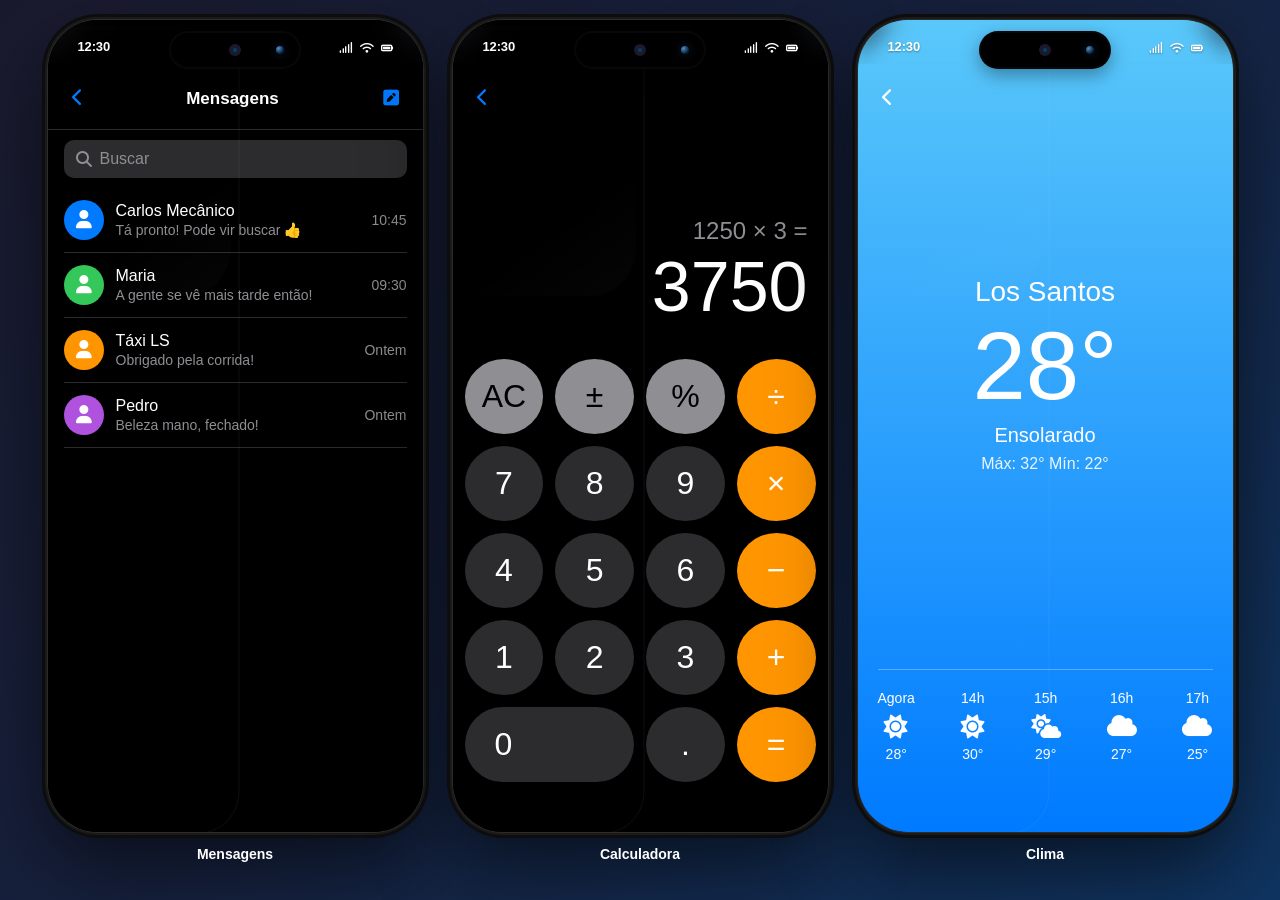
<file: html/preview-apps2.html>
<!DOCTYPE html>
<html lang="pt-BR">
<head>
    <meta charset="UTF-8">
    <meta name="viewport" content="width=device-width, initial-scale=1.0">
    <title>iPhone Phone - More Apps</title>
    <link rel="stylesheet" href="css/style.css">
    <link rel="stylesheet" href="https://cdnjs.cloudflare.com/ajax/libs/font-awesome/6.5.1/css/all.min.css">
    <style>
        body {
            background: linear-gradient(135deg, #1a1a2e 0%, #16213e 50%, #0f3460 100%);
            min-height: 100vh;
            display: flex;
            justify-content: center;
            align-items: flex-start;
            padding: 20px;
            gap: 30px;
            flex-wrap: wrap;
        }
        .phone-frame { flex-shrink: 0; }
        #phone-container { position: relative !important; right: auto !important; top: auto !important; transform: none !important; }
        .preview-label { position: absolute; bottom: -30px; left: 50%; transform: translateX(-50%); color: white; font-family: -apple-system, BlinkMacSystemFont, sans-serif; font-size: 14px; font-weight: 600; white-space: nowrap; }
        .phone-wrapper { position: relative; margin-bottom: 40px; }
    </style>
</head>
<body>
    <!-- Messages Preview -->
    <div class="phone-wrapper">
        <div class="phone-frame">
            <div class="dynamic-island"><div class="island-content"><div class="island-camera"></div></div></div>
            <div class="status-bar">
                <div class="status-left"><span class="time">12:30</span></div>
                <div class="status-right"><i class="fas fa-signal"></i><i class="fas fa-wifi"></i><div class="battery"><i class="fas fa-battery-full"></i></div></div>
            </div>
            <div class="phone-screen">
                <div class="screen app-screen active" style="display:flex">
                    <div class="app-header">
                        <button class="back-btn"><i class="fas fa-chevron-left"></i></button>
                        <h1>Mensagens</h1>
                        <button class="header-btn"><i class="fas fa-square-pen"></i></button>
                    </div>
                    <div class="app-content" style="flex:1;overflow:hidden">
                        <div class="search-bar">
                            <i class="fas fa-search"></i>
                            <input type="text" placeholder="Buscar">
                        </div>
                        <div class="conversations-list">
                            <div class="conversation-item">
                                <div class="avatar" style="background:var(--ios-blue)"><i class="fas fa-user"></i></div>
                                <div class="conversation-info">
                                    <div class="conversation-name">Carlos Mecânico</div>
                                    <div class="conversation-preview">Tá pronto! Pode vir buscar 👍</div>
                                </div>
                                <div class="conversation-time">10:45</div>
                            </div>
                            <div class="conversation-item">
                                <div class="avatar" style="background:var(--ios-green)"><i class="fas fa-user"></i></div>
                                <div class="conversation-info">
                                    <div class="conversation-name">Maria</div>
                                    <div class="conversation-preview">A gente se vê mais tarde então!</div>
                                </div>
                                <div class="conversation-time">09:30</div>
                            </div>
                            <div class="conversation-item">
                                <div class="avatar" style="background:var(--ios-orange)"><i class="fas fa-user"></i></div>
                                <div class="conversation-info">
                                    <div class="conversation-name">Táxi LS</div>
                                    <div class="conversation-preview">Obrigado pela corrida!</div>
                                </div>
                                <div class="conversation-time">Ontem</div>
                            </div>
                            <div class="conversation-item">
                                <div class="avatar" style="background:var(--ios-purple)"><i class="fas fa-user"></i></div>
                                <div class="conversation-info">
                                    <div class="conversation-name">Pedro</div>
                                    <div class="conversation-preview">Beleza mano, fechado!</div>
                                </div>
                                <div class="conversation-time">Ontem</div>
                            </div>
                        </div>
                    </div>
                </div>
            </div>
        </div>
        <div class="preview-label">Mensagens</div>
    </div>

    <!-- Calculator Preview -->
    <div class="phone-wrapper">
        <div class="phone-frame">
            <div class="dynamic-island"><div class="island-content"><div class="island-camera"></div></div></div>
            <div class="status-bar">
                <div class="status-left"><span class="time">12:30</span></div>
                <div class="status-right"><i class="fas fa-signal"></i><i class="fas fa-wifi"></i><div class="battery"><i class="fas fa-battery-full"></i></div></div>
            </div>
            <div class="phone-screen">
                <div class="screen app-screen active" style="display:flex">
                    <div class="app-header calc-header" style="border:none">
                        <button class="back-btn"><i class="fas fa-chevron-left"></i></button>
                    </div>
                    <div class="calculator" style="flex:1;display:flex;flex-direction:column">
                        <div class="calc-display" style="flex:1;display:flex;flex-direction:column;justify-content:flex-end;padding:20px;text-align:right">
                            <div class="calc-history" style="color:var(--text-secondary);font-size:24px">1250 × 3 =</div>
                            <div class="calc-result" style="color:var(--text-primary);font-size:70px;font-weight:300">3750</div>
                        </div>
                        <div class="calc-buttons" style="display:grid;grid-template-columns:repeat(4,1fr);gap:12px;padding:12px;padding-bottom:50px">
                            <button class="calc-btn function">AC</button>
                            <button class="calc-btn function">±</button>
                            <button class="calc-btn function">%</button>
                            <button class="calc-btn operator">÷</button>
                            <button class="calc-btn">7</button>
                            <button class="calc-btn">8</button>
                            <button class="calc-btn">9</button>
                            <button class="calc-btn operator">×</button>
                            <button class="calc-btn">4</button>
                            <button class="calc-btn">5</button>
                            <button class="calc-btn">6</button>
                            <button class="calc-btn operator">−</button>
                            <button class="calc-btn">1</button>
                            <button class="calc-btn">2</button>
                            <button class="calc-btn">3</button>
                            <button class="calc-btn operator">+</button>
                            <button class="calc-btn zero">0</button>
                            <button class="calc-btn">.</button>
                            <button class="calc-btn operator">=</button>
                        </div>
                    </div>
                </div>
            </div>
        </div>
        <div class="preview-label">Calculadora</div>
    </div>

    <!-- Weather Preview -->
    <div class="phone-wrapper">
        <div class="phone-frame">
            <div class="dynamic-island"><div class="island-content"><div class="island-camera"></div></div></div>
            <div class="status-bar" style="color:white">
                <div class="status-left"><span class="time">12:30</span></div>
                <div class="status-right"><i class="fas fa-signal"></i><i class="fas fa-wifi"></i><div class="battery"><i class="fas fa-battery-full"></i></div></div>
            </div>
            <div class="phone-screen">
                <div class="screen active" style="display:flex">
                    <div class="weather-bg" style="height:100%;background:linear-gradient(180deg,#5AC8FA 0%,#007AFF 100%);padding:60px 20px 20px;color:white;display:flex;flex-direction:column">
                        <button class="back-btn weather-back" style="position:absolute;top:60px;left:16px;color:white"><i class="fas fa-chevron-left"></i></button>
                        <div class="weather-main" style="text-align:center;flex:1;display:flex;flex-direction:column;justify-content:center">
                            <div class="weather-location" style="font-size:28px;font-weight:500">Los Santos</div>
                            <div class="weather-temp" style="font-size:96px;font-weight:200;line-height:1;margin:10px 0">28°</div>
                            <div class="weather-condition" style="font-size:20px">Ensolarado</div>
                            <div class="weather-minmax" style="font-size:16px;margin-top:8px;opacity:0.9">Máx: 32° Mín: 22°</div>
                        </div>
                        <div class="weather-hourly" style="display:flex;justify-content:space-between;padding:20px 0;border-top:1px solid rgba(255,255,255,0.3);margin-bottom:30px">
                            <div class="hour" style="display:flex;flex-direction:column;align-items:center;gap:8px;font-size:14px">
                                <span>Agora</span>
                                <i class="fas fa-sun" style="font-size:24px"></i>
                                <span>28°</span>
                            </div>
                            <div class="hour" style="display:flex;flex-direction:column;align-items:center;gap:8px;font-size:14px">
                                <span>14h</span>
                                <i class="fas fa-sun" style="font-size:24px"></i>
                                <span>30°</span>
                            </div>
                            <div class="hour" style="display:flex;flex-direction:column;align-items:center;gap:8px;font-size:14px">
                                <span>15h</span>
                                <i class="fas fa-cloud-sun" style="font-size:24px"></i>
                                <span>29°</span>
                            </div>
                            <div class="hour" style="display:flex;flex-direction:column;align-items:center;gap:8px;font-size:14px">
                                <span>16h</span>
                                <i class="fas fa-cloud" style="font-size:24px"></i>
                                <span>27°</span>
                            </div>
                            <div class="hour" style="display:flex;flex-direction:column;align-items:center;gap:8px;font-size:14px">
                                <span>17h</span>
                                <i class="fas fa-cloud" style="font-size:24px"></i>
                                <span>25°</span>
                            </div>
                        </div>
                    </div>
                </div>
            </div>
        </div>
        <div class="preview-label">Clima</div>
    </div>
</body>
</html>
</file>
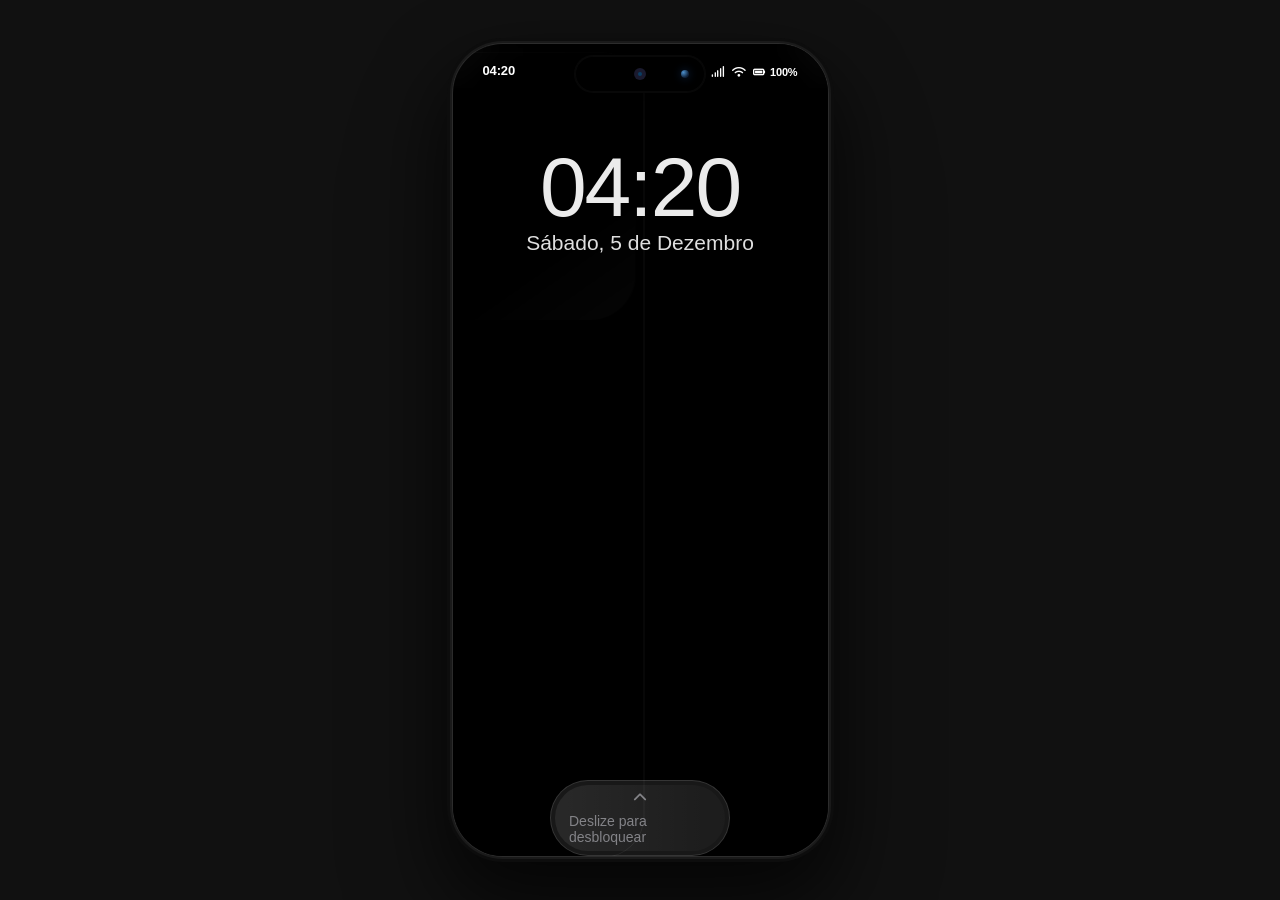
<file: html/preview-complete.html>
<!DOCTYPE html>
<html lang="pt-BR">
<head>
    <meta charset="UTF-8">
    <meta name="viewport" content="width=device-width, initial-scale=1.0">
    <title>FiveM Phone - Preview Completo</title>
    <link rel="stylesheet" href="css/style.css">
    <link rel="stylesheet" href="https://cdnjs.cloudflare.com/ajax/libs/font-awesome/6.5.1/css/all.min.css">
    <style>
        body {
            background: #111;
            display: flex;
            justify-content: center;
            align-items: center;
            min-height: 100vh;
        }
        #phone-container {
            position: relative !important;
            right: auto !important;
            top: auto !important;
            transform: none !important;
        }
    </style>
</head>
<body>
    <div id="phone-container">
        <div class="phone-frame">
            <div class="dynamic-island">
                <div class="island-content">
                    <div class="island-camera"></div>
                </div>
            </div>
            <div class="status-bar">
                <div class="status-left">
                    <span class="time" id="phone-time">12:00</span>
                </div>
                <div class="status-right">
                    <i class="fas fa-signal"></i>
                    <i class="fas fa-wifi"></i>
                    <div class="battery">
                        <i class="fas fa-battery-full"></i>
                        <span>100%</span>
                    </div>
                </div>
            </div>
            <div class="phone-screen" id="phone-screen">
                <!-- Lock Screen -->
                <div class="screen lock-screen active" id="lock-screen">
                    <div class="lock-time" id="lock-time">12:00</div>
                    <div class="lock-date" id="lock-date">Segunda-feira, 1 de Janeiro</div>
                    <div class="lock-notifications" id="lock-notifications"></div>
                    <div class="swipe-unlock">
                        <i class="fas fa-chevron-up"></i>
                        <span>Deslize para desbloquear</span>
                    </div>
                </div>

                <!-- Home Screen -->
                <div class="screen home-screen" id="home-screen">
                    <div class="wallpaper" id="wallpaper"></div>
                    <div class="app-grid" id="app-grid"></div>
                    <div class="dock">
                        <div class="dock-app" data-app="phone">
                            <div class="app-icon phone-icon"><i class="fas fa-phone"></i></div>
                        </div>
                        <div class="dock-app" data-app="messages">
                            <div class="app-icon messages-icon"><i class="fas fa-comment"></i></div>
                        </div>
                        <div class="dock-app" data-app="camera">
                            <div class="app-icon camera-icon"><i class="fas fa-camera"></i></div>
                        </div>
                        <div class="dock-app" data-app="settings">
                            <div class="app-icon settings-icon"><i class="fas fa-cog"></i></div>
                        </div>
                    </div>
                    <div class="home-indicator"></div>
                </div>

                <!-- All App Screens (copied from index.html) -->
                <!-- Phone App -->
                <div class="screen app-screen" id="phone-app">
                    <div class="app-header">
                        <button class="back-btn" onclick="goHome()"><i class="fas fa-chevron-left"></i></button>
                        <h1>Telefone</h1>
                        <button class="header-btn"><i class="fas fa-plus"></i></button>
                    </div>
                    <div class="app-content">
                        <div class="phone-tabs">
                            <button class="tab active" data-tab="favorites">Favoritos</button>
                            <button class="tab" data-tab="recent">Recentes</button>
                            <button class="tab" data-tab="contacts-tab">Contatos</button>
                            <button class="tab" data-tab="keypad">Teclado</button>
                        </div>
                        <div class="tab-content active" id="favorites">
                            <div class="empty-state"><i class="fas fa-star"></i><p>Nenhum favorito</p></div>
                        </div>
                        <div class="tab-content" id="recent"><div class="call-list" id="call-list"></div></div>
                        <div class="tab-content" id="contacts-tab"><div class="contacts-list" id="phone-contacts-list"></div></div>
                        <div class="tab-content" id="keypad">
                            <div class="dialer">
                                <input type="text" id="dial-number" placeholder="Digite o numero" readonly>
                                <div class="keypad-grid">
                                    <button class="key" data-num="1">1</button>
                                    <button class="key" data-num="2">2<span>ABC</span></button>
                                    <button class="key" data-num="3">3<span>DEF</span></button>
                                    <button class="key" data-num="4">4<span>GHI</span></button>
                                    <button class="key" data-num="5">5<span>JKL</span></button>
                                    <button class="key" data-num="6">6<span>MNO</span></button>
                                    <button class="key" data-num="7">7<span>PQRS</span></button>
                                    <button class="key" data-num="8">8<span>TUV</span></button>
                                    <button class="key" data-num="9">9<span>WXYZ</span></button>
                                    <button class="key" data-num="*">*</button>
                                    <button class="key" data-num="0">0</button>
                                    <button class="key" data-num="#">#</button>
                                </div>
                                <div class="dial-actions">
                                    <button class="call-btn" onclick="makeCall()"><i class="fas fa-phone"></i></button>
                                    <button class="delete-btn" onclick="deleteDigit()"><i class="fas fa-backspace"></i></button>
                                </div>
                            </div>
                        </div>
                    </div>
                </div>

                <!-- Messages App -->
                <div class="screen app-screen" id="messages-app">
                    <div class="app-header">
                        <button class="back-btn" onclick="goHome()"><i class="fas fa-chevron-left"></i></button>
                        <h1>Mensagens</h1>
                    </div>
                    <div class="app-content">
                        <div class="conversations-list" id="conversations-list">
                            <div class="empty-state"><i class="fas fa-comment"></i><p>Nenhuma mensagem</p></div>
                        </div>
                    </div>
                </div>

                <!-- Contacts App -->
                <div class="screen app-screen" id="contacts-app">
                    <div class="app-header">
                        <button class="back-btn" onclick="goHome()"><i class="fas fa-chevron-left"></i></button>
                        <h1>Contatos</h1>
                        <button class="header-btn" onclick="showAddContact()"><i class="fas fa-plus"></i></button>
                    </div>
                    <div class="app-content">
                        <div class="contacts-list" id="contacts-list">
                            <div class="empty-state"><i class="fas fa-address-book"></i><p>Nenhum contato</p></div>
                        </div>
                    </div>
                </div>

                <!-- Camera App -->
                <div class="screen app-screen" id="camera-app">
                    <div class="camera-view">
                        <div class="camera-overlay">
                            <button class="back-btn camera-back" onclick="goHome()"><i class="fas fa-chevron-left"></i></button>
                        </div>
                        <div class="camera-controls">
                            <div class="camera-modes"><span>VIDEO</span><span class="active">FOTO</span><span>RETRATO</span></div>
                            <div class="camera-buttons">
                                <button class="gallery-preview"><i class="fas fa-images"></i></button>
                                <button class="capture-btn"></button>
                                <button class="switch-camera"><i class="fas fa-sync-alt"></i></button>
                            </div>
                        </div>
                    </div>
                </div>

                <!-- Gallery App -->
                <div class="screen app-screen" id="gallery-app">
                    <div class="app-header">
                        <button class="back-btn" onclick="goHome()"><i class="fas fa-chevron-left"></i></button>
                        <h1>Fotos</h1>
                    </div>
                    <div class="app-content"><div class="gallery-grid" id="gallery-grid"></div></div>
                </div>

                <!-- Settings App -->
                <div class="screen app-screen" id="settings-app">
                    <div class="app-header">
                        <button class="back-btn" onclick="goHome()"><i class="fas fa-chevron-left"></i></button>
                        <h1>Ajustes</h1>
                    </div>
                    <div class="app-content settings-content">
                        <div class="settings-profile">
                            <div class="avatar large"><i class="fas fa-user"></i></div>
                            <div class="profile-info">
                                <h3 id="settings-name">Jogador</h3>
                                <span id="settings-phone">000-0000</span>
                            </div>
                        </div>
                        <div class="settings-group">
                            <div class="settings-item" onclick="toggleSetting('darkMode')">
                                <div class="setting-icon display"><i class="fas fa-moon"></i></div>
                                <span>Modo Escuro</span>
                                <div class="toggle" id="darkMode-toggle"></div>
                            </div>
                        </div>
                    </div>
                </div>

                <!-- Chirper App -->
                <div class="screen app-screen" id="chirper-app">
                    <div class="app-header chirper-header">
                        <div class="chirper-logo"><i class="fas fa-dove"></i></div>
                        <h1>Chirper</h1>
                    </div>
                    <div class="app-content chirper-content">
                        <div class="chirps-feed" id="chirps-feed"></div>
                    </div>
                </div>

                <!-- Pictura App -->
                <div class="screen app-screen" id="pictura-app">
                    <div class="app-header pictura-header">
                        <button class="back-btn" onclick="goHome()"><i class="fas fa-chevron-left"></i></button>
                        <div class="pictura-logo">Pictura</div>
                    </div>
                    <div class="app-content pictura-content">
                        <div class="stories-bar" id="stories-bar"></div>
                        <div class="pictura-feed" id="pictura-feed"></div>
                    </div>
                </div>

                <!-- Flamer App -->
                <div class="screen app-screen" id="flamer-app">
                    <div class="app-header flamer-header">
                        <button class="back-btn" onclick="goHome()"><i class="fas fa-chevron-left"></i></button>
                        <div class="flamer-logo"><i class="fas fa-fire"></i > flamer</div>
                    </div>
                    <div class="app-content flamer-content">
                        <div class="flamer-cards" id="flamer-cards">
                            <div class="empty-state"><i class="fas fa-heart-broken"></i><p>Ninguem por perto</p></div>
                        </div>
                        <div class="flamer-buttons">
                            <button class="flamer-btn nope" onclick="swipeFlamer('left')"><i class="fas fa-times"></i></button>
                            <button class="flamer-btn super" onclick="superLike()"><i class="fas fa-star"></i></button>
                            <button class="flamer-btn like" onclick="swipeFlamer('right')"><i class="fas fa-heart"></i></button>
                        </div>
                    </div>
                </div>

                <!-- Bank App -->
                <div class="screen app-screen" id="bank-app">
                    <div class="app-header bank-header">
                        <button class="back-btn" onclick="goHome()"><i class="fas fa-chevron-left"></i></button>
                        <h1>Maze Bank</h1>
                    </div>
                    <div class="app-content bank-content">
                        <div class="bank-card">
                            <div class="card-balance"><span>Saldo Disponivel</span><h2 id="bank-balance">$0.00</h2></div>
                            <div class="card-number">**** **** **** 4532</div>
                            <div class="card-info"><span>MAZE BANK</span><i class="fab fa-cc-visa"></i></div>
                        </div>
                    </div>
                </div>

                <!-- Calculator App -->
                <div class="screen app-screen" id="calculator-app">
                    <div class="app-header calc-header">
                        <button class="back-btn" onclick="goHome()"><i class="fas fa-chevron-left"></i></button>
                    </div>
                    <div class="calculator">
                        <div class="calc-display">
                            <div class="calc-history" id="calc-history"></div>
                            <div class="calc-result" id="calc-result">0</div>
                        </div>
                        <div class="calc-buttons">
                            <button class="calc-btn function" onclick="calcClear()">AC</button>
                            <button class="calc-btn function" onclick="calcToggleSign()">+/-</button>
                            <button class="calc-btn function" onclick="calcPercent()">%</button>
                            <button class="calc-btn operator" onclick="calcOperator('/')">÷</button>
                            <button class="calc-btn" onclick="calcDigit('7')">7</button>
                            <button class="calc-btn" onclick="calcDigit('8')">8</button>
                            <button class="calc-btn" onclick="calcDigit('9')">9</button>
                            <button class="calc-btn operator" onclick="calcOperator('*')">x</button>
                            <button class="calc-btn" onclick="calcDigit('4')">4</button>
                            <button class="calc-btn" onclick="calcDigit('5')">5</button>
                            <button class="calc-btn" onclick="calcDigit('6')">6</button>
                            <button class="calc-btn operator" onclick="calcOperator('-')">-</button>
                            <button class="calc-btn" onclick="calcDigit('1')">1</button>
                            <button class="calc-btn" onclick="calcDigit('2')">2</button>
                            <button class="calc-btn" onclick="calcDigit('3')">3</button>
                            <button class="calc-btn operator" onclick="calcOperator('+')">+</button>
                            <button class="calc-btn zero" onclick="calcDigit('0')">0</button>
                            <button class="calc-btn" onclick="calcDecimal()">.</button>
                            <button class="calc-btn operator" onclick="calcEquals()">=</button>
                        </div>
                    </div>
                </div>

                <!-- Notes App -->
                <div class="screen app-screen" id="notes-app">
                    <div class="app-header">
                        <button class="back-btn" onclick="goHome()"><i class="fas fa-chevron-left"></i></button>
                        <h1>Notas</h1>
                        <button class="header-btn" onclick="showNewNote()"><i class="fas fa-plus"></i></button>
                    </div>
                    <div class="app-content"><div class="notes-list" id="notes-list"></div></div>
                </div>

                <!-- Note Editor -->
                <div class="screen app-screen" id="note-editor">
                    <div class="app-header">
                        <button class="back-btn" onclick="showApp('notes-app')"><i class="fas fa-chevron-left"></i></button>
                        <input type="text" id="note-title" class="note-title-input" placeholder="Titulo">
                        <button onclick="saveNote()">Salvar</button>
                    </div>
                    <div class="app-content"><textarea id="note-content" class="note-content-input" placeholder="Comece a escrever..."></textarea></div>
                </div>

                <!-- Weather App -->
                <div class="screen app-screen" id="weather-app">
                    <div class="weather-bg">
                        <button class="back-btn weather-back" onclick="goHome()"><i class="fas fa-chevron-left"></i></button>
                        <div class="weather-main">
                            <div class="weather-location">Los Santos</div>
                            <div class="weather-temp">24</div>
                            <div class="weather-condition">Ensolarado</div>
                        </div>
                    </div>
                </div>

                <!-- Maps App -->
                <div class="screen app-screen" id="maps-app">
                    <div class="app-header maps-header">
                        <button class="back-btn" onclick="goHome()"><i class="fas fa-chevron-left"></i></button>
                        <div class="search-bar maps-search"><i class="fas fa-search"></i><input type="text" placeholder="Buscar local"></div>
                    </div>
                    <div class="maps-view">
                        <div class="map-placeholder"><i class="fas fa-map-marked-alt"></i><p>Los Santos</p></div>
                        <div class="quick-locations">
                            <button onclick="setWaypoint('hospital')"><i class="fas fa-hospital"></i> Hospital</button>
                            <button onclick="setWaypoint('police')"><i class="fas fa-shield-alt"></i> Policia</button>
                        </div>
                    </div>
                </div>

                <!-- Services -->
                <div class="screen app-screen" id="taxi-app">
                    <div class="app-header service-header taxi-bg">
                        <button class="back-btn" onclick="goHome()"><i class="fas fa-chevron-left"></i></button>
                        <h1><i class="fas fa-taxi"></i> Taxi</h1>
                    </div>
                    <div class="app-content service-content">
                        <div class="service-info"><i class="fas fa-taxi"></i><h2>Chamar Taxi</h2></div>
                        <button class="service-call-btn" onclick="callService('taxi')"><i class="fas fa-phone"></i> Chamar</button>
                    </div>
                </div>
                <div class="screen app-screen" id="mechanic-app">
                    <div class="app-header service-header mechanic-bg">
                        <button class="back-btn" onclick="goHome()"><i class="fas fa-chevron-left"></i></button>
                        <h1><i class="fas fa-wrench"></i> Mecanico</h1>
                    </div>
                    <div class="app-content service-content">
                        <div class="service-info"><i class="fas fa-wrench"></i><h2>Chamar Mecanico</h2></div>
                        <button class="service-call-btn" onclick="callService('mechanic')"><i class="fas fa-phone"></i> Chamar</button>
                    </div>
                </div>
                <div class="screen app-screen" id="police-app">
                    <div class="app-header service-header police-bg">
                        <button class="back-btn" onclick="goHome()"><i class="fas fa-chevron-left"></i></button>
                        <h1><i class="fas fa-shield-alt"></i> LSPD</h1>
                    </div>
                    <div class="app-content service-content">
                        <div class="service-info emergency"><i class="fas fa-exclamation-triangle"></i><h2>Emergencia 911</h2></div>
                        <button class="service-call-btn emergency" onclick="callEmergency('police')"><i class="fas fa-phone"></i> Ligar 911</button>
                    </div>
                </div>
                <div class="screen app-screen" id="ambulance-app">
                    <div class="app-header service-header ambulance-bg">
                        <button class="back-btn" onclick="goHome()"><i class="fas fa-chevron-left"></i></button>
                        <h1><i class="fas fa-ambulance"></i> EMS</h1>
                    </div>
                    <div class="app-content service-content">
                        <div class="service-info emergency"><i class="fas fa-heartbeat"></i><h2>Emergencia Medica</h2></div>
                        <button class="service-call-btn emergency" onclick="callService('ambulance')"><i class="fas fa-phone"></i> Chamar</button>
                    </div>
                </div>

                <!-- Email App -->
                <div class="screen app-screen" id="email-app">
                    <div class="app-header">
                        <button class="back-btn" onclick="goHome()"><i class="fas fa-chevron-left"></i></button>
                        <h1>Email</h1>
                    </div>
                    <div class="app-content"><div class="email-list" id="email-list"></div></div>
                </div>

                <!-- App Store -->
                <div class="screen app-screen" id="appstore-app">
                    <div class="app-header appstore-header">
                        <button class="back-btn" onclick="goHome()"><i class="fas fa-chevron-left"></i></button>
                        <h1>App Store</h1>
                    </div>
                    <div class="app-content appstore-content">
                        <div class="search-bar">
                            <i class="fas fa-search"></i>
                            <input type="text" placeholder="Buscar apps" oninput="searchStoreApps(this.value)">
                        </div>
                        <div class="store-categories" id="store-categories"></div>
                        <div class="store-apps-list" id="store-apps-list"></div>
                    </div>
                </div>

                <!-- App Store Detail -->
                <div class="screen app-screen" id="appstore-detail">
                    <div class="app-header">
                        <button class="back-btn" onclick="showApp('appstore-app'); renderAppStore()"><i class="fas fa-chevron-left"></i></button>
                        <h1>Detalhes</h1>
                    </div>
                    <div class="app-content" id="app-detail-content"></div>
                </div>

                <!-- Music App -->
                <div class="screen app-screen" id="music-app">
                    <div class="app-header music-header">
                        <button class="back-btn" onclick="goHome()"><i class="fas fa-chevron-left"></i></button>
                        <h1>Musica</h1>
                    </div>
                    <div class="app-content music-content">
                        <div class="music-now-playing">
                            <div class="music-album-art"><i class="fas fa-music"></i></div>
                            <div class="music-track-info">
                                <div class="music-track-name">Nenhuma musica</div>
                                <div class="music-artist-name">--</div>
                            </div>
                            <div class="music-progress">
                                <div class="music-progress-bar"><div class="music-progress-fill"></div></div>
                            </div>
                            <div class="music-controls">
                                <button><i class="fas fa-step-backward"></i></button>
                                <button class="play-btn" id="play-pause-btn" onclick="togglePlayPause()"><i class="fas fa-play"></i></button>
                                <button><i class="fas fa-step-forward"></i></button>
                            </div>
                        </div>
                    </div>
                </div>

                <!-- VidStream App -->
                <div class="screen app-screen" id="vidstream-app">
                    <div class="app-header vidstream-header">
                        <button class="back-btn" onclick="goHome()"><i class="fas fa-chevron-left"></i></button>
                        <div class="vidstream-logo"><i class="fas fa-play-circle"></i> VidStream</div>
                    </div>
                    <div class="app-content vidstream-content">
                        <div class="vidstream-feed">
                            <div class="empty-state"><i class="fas fa-play-circle"></i><p>Nenhum video</p></div>
                        </div>
                    </div>
                </div>

                <!-- Flamer Matches -->
                <div class="screen app-screen" id="flamer-matches">
                    <div class="app-header">
                        <button class="back-btn" onclick="showApp('flamer-app')"><i class="fas fa-chevron-left"></i></button>
                        <h1>Mensagens</h1>
                    </div>
                    <div class="app-content"><div class="matches-grid" id="matches-grid"></div></div>
                </div>

                <!-- Flamer Profile Edit -->
                <div class="screen app-screen" id="flamer-profile">
                    <div class="app-header">
                        <button class="back-btn" onclick="showApp('flamer-app')"><i class="fas fa-chevron-left"></i></button>
                        <h1>Editar Perfil</h1>
                        <button onclick="saveFlamerProfile()">Salvar</button>
                    </div>
                    <div class="app-content">
                        <div class="form-group"><label>Sobre mim</label><textarea id="flamer-bio" placeholder="Escreva algo..."></textarea></div>
                        <div class="form-group"><label>Idade</label><input type="number" id="flamer-age" placeholder="Sua idade"></div>
                    </div>
                </div>

                <!-- Wallpaper Selection -->
                <div class="screen app-screen" id="wallpaper-screen">
                    <div class="app-header">
                        <button class="back-btn" onclick="showApp('settings-app')"><i class="fas fa-chevron-left"></i></button>
                        <h1>Papel de Parede</h1>
                    </div>
                    <div class="app-content"><div class="wallpaper-grid" id="wallpaper-grid"></div></div>
                </div>

                <!-- Message Conversation -->
                <div class="screen app-screen" id="message-conversation">
                    <div class="app-header conversation-header">
                        <button class="back-btn" onclick="showApp('messages-app')"><i class="fas fa-chevron-left"></i></button>
                        <span id="conversation-name">Nome</span>
                    </div>
                    <div class="messages-container" id="messages-container"></div>
                    <div class="message-input-container">
                        <input type="text" id="message-input" placeholder="Mensagem">
                        <button class="send-btn" onclick="sendMessage()"><i class="fas fa-arrow-up"></i></button>
                    </div>
                </div>

                <!-- Modals -->
                <div class="modal" id="add-contact-modal">
                    <div class="modal-content">
                        <div class="modal-header">
                            <button onclick="hideModal('add-contact-modal')">Cancelar</button>
                            <h2>Novo Contato</h2>
                            <button onclick="saveContact()">Salvar</button>
                        </div>
                        <div class="modal-body">
                            <div class="form-group"><input type="text" id="contact-name" placeholder="Nome"></div>
                            <div class="form-group"><input type="text" id="contact-number" placeholder="Numero"></div>
                        </div>
                    </div>
                </div>
                <div class="modal" id="new-chirp-modal">
                    <div class="modal-content tweet-modal">
                        <div class="modal-header">
                            <button onclick="hideModal('new-chirp-modal')">Cancelar</button>
                            <button class="chirp-btn" onclick="postChirp()">Chirpar</button>
                        </div>
                        <div class="modal-body">
                            <div class="tweet-compose">
                                <textarea id="chirp-content" placeholder="O que esta acontecendo?" maxlength="280"></textarea>
                            </div>
                        </div>
                    </div>
                </div>
                <div class="modal" id="new-post-modal">
                    <div class="modal-content">
                        <div class="modal-header">
                            <button onclick="hideModal('new-post-modal')">Cancelar</button>
                            <h2>Nova Publicacao</h2>
                            <button onclick="postPictura()">Compartilhar</button>
                        </div>
                        <div class="modal-body">
                            <div class="form-group"><textarea id="post-caption" placeholder="Escreva uma legenda..."></textarea></div>
                        </div>
                    </div>
                </div>
                <div class="modal" id="bank-action-modal">
                    <div class="modal-content">
                        <div class="modal-header">
                            <button onclick="hideModal('bank-action-modal')">Cancelar</button>
                            <h2 id="bank-action-title">Acao</h2>
                            <button onclick="executeBankAction()">Confirmar</button>
                        </div>
                        <div class="modal-body">
                            <div class="form-group" id="transfer-to-group" style="display:none;"><input type="text" id="transfer-to" placeholder="Numero da conta"></div>
                            <div class="form-group"><input type="number" id="bank-amount" placeholder="Valor"></div>
                        </div>
                    </div>
                </div>

                <!-- Notification Toast -->
                <div class="notification-toast" id="notification-toast">
                    <div class="notification-icon"><i class="fas fa-bell"></i></div>
                    <div class="notification-content">
                        <div class="notification-title">Titulo</div>
                        <div class="notification-message">Mensagem</div>
                    </div>
                </div>
            </div>
        </div>
    </div>

    <script src="js/app.js"></script>
    <script>
        // Auto-open phone for preview
        setTimeout(() => {
            openPhone(
                { name: 'Jogador Teste', phone: '555-1234', identifier: 'test123' },
                '12:00',
                { wallpaper: 'wallpaper1', darkMode: false }
            );
            // Add sample data
            handleData('contacts', [
                { id: 1, name: 'Joao Silva', number: '555-0001' },
                { id: 2, name: 'Maria Santos', number: '555-0002' },
                { id: 3, name: 'Carlos Oliveira', number: '555-0003' }
            ]);
            handleData('chirper', [
                { id: 1, author: 'weazel_news', author_name: 'Weazel News', content: 'URGENTE: Perseguicao policial na Vinewood Blvd! #LSPD #LosSantos', likes: 42, retweets: 15, verified: true },
                { id: 2, author: 'jogador1', author_name: 'Jogador Teste', content: 'Vida em Los Santos eh boa demais! #FiveM', likes: 10, retweets: 2 }
            ]);
            handleData('bank', { cash: 15000, bank: 250000 });
        }, 500);
    </script>
</body>
</html>
</file>
<file: html/css/style.css>
/* ============================================
   IPHONE STYLE PHONE - CSS
   ============================================ */

* {
    margin: 0;
    padding: 0;
    box-sizing: border-box;
    -webkit-font-smoothing: antialiased;
}

:root {
    /* iOS Colors */
    --ios-blue: #007AFF;
    --ios-green: #34C759;
    --ios-red: #FF3B30;
    --ios-orange: #FF9500;
    --ios-yellow: #FFCC00;
    --ios-pink: #FF2D55;
    --ios-purple: #AF52DE;
    --ios-teal: #5AC8FA;
    --ios-gray: #8E8E93;
    --ios-gray2: #AEAEB2;
    --ios-gray3: #C7C7CC;
    --ios-gray4: #D1D1D6;
    --ios-gray5: #E5E5EA;
    --ios-gray6: #F2F2F7;
    
    /* Background */
    --bg-primary: #000000;
    --bg-secondary: #1C1C1E;
    --bg-tertiary: #2C2C2E;
    --bg-grouped: #1C1C1E;
    
    /* Text */
    --text-primary: #FFFFFF;
    --text-secondary: #8E8E93;
    --text-tertiary: #48484A;
    
    /* Phone dimensions */
    --phone-width: 375px;
    --phone-height: 812px;
    --phone-radius: 50px;
    --status-height: 44px;
    --home-indicator-height: 34px;
    
    /* Flamer */
    --flamer-pink: #FE3C72;
    --flamer-orange: #FF6036;
    
    /* Pictura */
    --ig-gradient: linear-gradient(45deg, #f09433, #e6683c, #dc2743, #cc2366, #bc1888);
    
    /* Chirper */
    --chirper-blue: #1DA1F2;
}

body {
    font-family: -apple-system, BlinkMacSystemFont, 'SF Pro Display', 'SF Pro Text', 'Helvetica Neue', sans-serif;
    background: transparent;
    display: flex;
    justify-content: center;
    align-items: center;
    min-height: 100vh;
    overflow: hidden;
}

.hidden {
    display: none !important;
}

/* ============================================
   PHONE FRAME
   ============================================ */
#phone-container {
    position: fixed;
    right: 50px;
    top: 50%;
    transform: translateY(-50%);
    z-index: 9999;
}

.phone-frame {
    width: var(--phone-width);
    height: var(--phone-height);
    background: #000;
    border-radius: var(--phone-radius);
    position: relative;
    overflow: hidden;
    box-shadow: 
        0 0 0 3px #1a1a1a,
        0 0 0 6px #0d0d0d,
        0 25px 50px rgba(0, 0, 0, 0.5),
        inset 0 0 2px rgba(255, 255, 255, 0.1);
}

/* Dynamic Island */
.dynamic-island {
    position: absolute;
    top: 12px;
    left: 50%;
    transform: translateX(-50%);
    width: 126px;
    height: 37px;
    background: #000;
    border-radius: 20px;
    z-index: 100;
    display: flex;
    align-items: center;
    justify-content: center;
}

.island-content {
    display: flex;
    align-items: center;
    gap: 8px;
}

.island-camera {
    width: 12px;
    height: 12px;
    background: #1a1a2e;
    border-radius: 50%;
    position: relative;
}

.island-camera::after {
    content: '';
    position: absolute;
    width: 4px;
    height: 4px;
    background: #0a3d62;
    border-radius: 50%;
    top: 50%;
    left: 50%;
    transform: translate(-50%, -50%);
}

/* Status Bar */
.status-bar {
    position: absolute;
    top: 0;
    left: 0;
    right: 0;
    height: var(--status-height);
    display: flex;
    justify-content: space-between;
    align-items: flex-end;
    padding: 0 28px 8px;
    color: var(--text-primary);
    font-size: 14px;
    font-weight: 600;
    z-index: 50;
}

.status-left .time {
    font-weight: 600;
}

.status-right {
    display: flex;
    align-items: center;
    gap: 5px;
    font-size: 12px;
}

.battery {
    display: flex;
    align-items: center;
    gap: 3px;
}

/* ============================================
   SCREENS
   ============================================ */
.phone-screen {
    position: absolute;
    top: 0;
    left: 0;
    right: 0;
    bottom: 0;
    overflow: hidden;
}

.screen {
    position: absolute;
    top: 0;
    left: 0;
    right: 0;
    bottom: 0;
    background: var(--bg-primary);
    display: none;
    flex-direction: column;
    opacity: 0;
    transform: translateX(100%);
    transition: all 0.3s cubic-bezier(0.4, 0, 0.2, 1);
}

.screen.active {
    display: flex;
    opacity: 1;
    transform: translateX(0);
}

/* ============================================
   LOCK SCREEN
   ============================================ */
.lock-screen {
    background: linear-gradient(180deg, #1a1a2e 0%, #16213e 50%, #0f3460 100%);
    justify-content: flex-start;
    align-items: center;
    padding-top: 100px;
}

.lock-time {
    font-size: 82px;
    font-weight: 200;
    letter-spacing: -2px;
    color: var(--text-primary);
}

.lock-date {
    font-size: 20px;
    color: var(--text-primary);
    margin-top: 5px;
    font-weight: 400;
}

.lock-notifications {
    flex: 1;
    width: 100%;
    padding: 30px 20px;
}

.swipe-unlock {
    display: flex;
    flex-direction: column;
    align-items: center;
    gap: 8px;
    color: var(--text-secondary);
    font-size: 14px;
    margin-bottom: 50px;
    animation: bounce 2s infinite;
}

@keyframes bounce {
    0%, 100% { transform: translateY(0); }
    50% { transform: translateY(-10px); }
}

/* ============================================
   HOME SCREEN
   ============================================ */
.home-screen {
    padding-top: var(--status-height);
}

.wallpaper {
    position: absolute;
    top: 0;
    left: 0;
    right: 0;
    bottom: 0;
    background: linear-gradient(135deg, #667eea 0%, #764ba2 100%);
    z-index: 0;
}

.wallpaper.wallpaper1 { background: linear-gradient(135deg, #667eea 0%, #764ba2 100%); }
.wallpaper.wallpaper2 { background: linear-gradient(135deg, #f093fb 0%, #f5576c 100%); }
.wallpaper.wallpaper3 { background: linear-gradient(135deg, #4facfe 0%, #00f2fe 100%); }
.wallpaper.wallpaper4 { background: linear-gradient(135deg, #43e97b 0%, #38f9d7 100%); }
.wallpaper.wallpaper5 { background: linear-gradient(135deg, #fa709a 0%, #fee140 100%); }
.wallpaper.wallpaper6 { background: linear-gradient(135deg, #a8edea 0%, #fed6e3 100%); }
.wallpaper.wallpaper7 { background: linear-gradient(180deg, #0f0c29 0%, #302b63 50%, #24243e 100%); }
.wallpaper.wallpaper8 { background: linear-gradient(135deg, #2c3e50 0%, #4ca1af 100%); }

.app-grid {
    display: grid;
    grid-template-columns: repeat(4, 1fr);
    gap: 20px 15px;
    padding: 20px;
    position: relative;
    z-index: 1;
    overflow-y: auto;
    max-height: calc(100% - 150px);
}

.app-item {
    display: flex;
    flex-direction: column;
    align-items: center;
    gap: 6px;
    cursor: pointer;
    transition: transform 0.2s;
}

.app-item:active {
    transform: scale(0.9);
}

.app-icon {
    width: 60px;
    height: 60px;
    border-radius: 14px;
    display: flex;
    align-items: center;
    justify-content: center;
    font-size: 28px;
    color: white;
    box-shadow: 0 4px 12px rgba(0, 0, 0, 0.3);
}

.app-name {
    font-size: 11px;
    color: var(--text-primary);
    text-align: center;
    text-shadow: 0 1px 2px rgba(0, 0, 0, 0.5);
}

/* App Icon Colors */
.phone-icon { background: linear-gradient(135deg, #5CD85A 0%, #28A745 100%); }
.messages-icon { background: linear-gradient(135deg, #5CD85A 0%, #28A745 100%); }
.contacts-icon { background: linear-gradient(135deg, #8E8E93 0%, #636366 100%); }
.camera-icon { background: linear-gradient(135deg, #8E8E93 0%, #48484A 100%); }
.gallery-icon { background: linear-gradient(135deg, #FF6B6B 0%, #FF8E53 50%, #FFD93D 100%); }
.settings-icon { background: linear-gradient(135deg, #8E8E93 0%, #636366 100%); }
.chirper-icon { background: var(--chirper-blue); }
.pictura-icon { background: var(--ig-gradient); }
.flamer-icon { background: linear-gradient(135deg, var(--flamer-orange) 0%, var(--flamer-pink) 100%); }
.bank-icon { background: linear-gradient(135deg, #28A745 0%, #155724 100%); }
.wallet-icon { background: linear-gradient(135deg, #2C2C2E 0%, #1C1C1E 100%); }
.taxi-icon { background: linear-gradient(135deg, #FFD93D 0%, #F4A100 100%); }
.mechanic-icon { background: linear-gradient(135deg, #6C757D 0%, #495057 100%); }
.police-icon { background: linear-gradient(135deg, #007BFF 0%, #0056B3 100%); }
.ambulance-icon { background: linear-gradient(135deg, #DC3545 0%, #A71D2A 100%); }
.music-icon { background: linear-gradient(135deg, #FC466B 0%, #3F5EFB 100%); }
.vidstream-icon { background: #FF0000; }
.notes-icon { background: linear-gradient(135deg, #FFEB3B 0%, #FFC107 100%); color: #333 !important; }
.calculator-icon { background: linear-gradient(135deg, #48484A 0%, #2C2C2E 100%); }
.weather-icon { background: linear-gradient(135deg, #5AC8FA 0%, #007AFF 100%); }
.maps-icon { background: linear-gradient(135deg, #5CD85A 0%, #28A745 100%); }
.email-icon { background: linear-gradient(135deg, #007AFF 0%, #0056B3 100%); }
.realestate-icon { background: linear-gradient(135deg, #A18CD1 0%, #FBC2EB 100%); }
.darkweb-icon { background: linear-gradient(135deg, #000000 0%, #434343 100%); }

/* Dock */
.dock {
    position: absolute;
    bottom: var(--home-indicator-height);
    left: 10px;
    right: 10px;
    height: 90px;
    background: rgba(255, 255, 255, 0.2);
    backdrop-filter: blur(20px);
    -webkit-backdrop-filter: blur(20px);
    border-radius: 35px;
    display: flex;
    justify-content: space-evenly;
    align-items: center;
    z-index: 10;
}

.dock-app {
    cursor: pointer;
    transition: transform 0.2s;
}

.dock-app:active {
    transform: scale(0.9);
}

.dock-app .app-icon {
    width: 60px;
    height: 60px;
}

.home-indicator {
    position: absolute;
    bottom: 8px;
    left: 50%;
    transform: translateX(-50%);
    width: 134px;
    height: 5px;
    background: rgba(255, 255, 255, 0.5);
    border-radius: 3px;
    z-index: 10;
}

/* ============================================
   APP SCREENS
   ============================================ */
.app-screen {
    background: var(--bg-primary);
}

.app-header {
    display: flex;
    align-items: center;
    justify-content: space-between;
    padding: 60px 16px 12px;
    background: var(--bg-primary);
    border-bottom: 1px solid var(--bg-tertiary);
}

.app-header h1 {
    font-size: 17px;
    font-weight: 600;
    color: var(--text-primary);
}

.back-btn, .header-btn {
    background: none;
    border: none;
    color: var(--ios-blue);
    font-size: 18px;
    cursor: pointer;
    padding: 8px;
}

.app-content {
    flex: 1;
    overflow-y: auto;
    padding-bottom: var(--home-indicator-height);
}

/* Search Bar */
.search-bar {
    display: flex;
    align-items: center;
    gap: 8px;
    background: var(--bg-tertiary);
    margin: 10px 16px;
    padding: 10px 12px;
    border-radius: 10px;
}

.search-bar i {
    color: var(--text-secondary);
}

.search-bar input {
    flex: 1;
    background: none;
    border: none;
    color: var(--text-primary);
    font-size: 16px;
    outline: none;
}

.search-bar input::placeholder {
    color: var(--text-secondary);
}

/* ============================================
   PHONE APP
   ============================================ */
.phone-tabs {
    display: flex;
    border-bottom: 1px solid var(--bg-tertiary);
}

.phone-tabs .tab {
    flex: 1;
    padding: 12px;
    background: none;
    border: none;
    color: var(--text-secondary);
    font-size: 11px;
    cursor: pointer;
    position: relative;
}

.phone-tabs .tab.active {
    color: var(--ios-blue);
}

.phone-tabs .tab.active::after {
    content: '';
    position: absolute;
    bottom: 0;
    left: 0;
    right: 0;
    height: 2px;
    background: var(--ios-blue);
}

.tab-content {
    display: none;
    padding: 16px;
}

.tab-content.active {
    display: block;
}

.empty-state {
    display: flex;
    flex-direction: column;
    align-items: center;
    justify-content: center;
    padding: 60px 20px;
    color: var(--text-secondary);
}

.empty-state i {
    font-size: 48px;
    margin-bottom: 16px;
    opacity: 0.5;
}

/* Dialer */
.dialer {
    padding: 20px;
}

#dial-number {
    width: 100%;
    text-align: center;
    font-size: 36px;
    font-weight: 300;
    background: none;
    border: none;
    color: var(--text-primary);
    margin-bottom: 20px;
    outline: none;
}

.keypad-grid {
    display: grid;
    grid-template-columns: repeat(3, 1fr);
    gap: 15px;
    margin-bottom: 20px;
}

.key {
    width: 75px;
    height: 75px;
    border-radius: 50%;
    background: var(--bg-tertiary);
    border: none;
    color: var(--text-primary);
    font-size: 32px;
    font-weight: 300;
    cursor: pointer;
    display: flex;
    flex-direction: column;
    align-items: center;
    justify-content: center;
    margin: 0 auto;
    transition: background 0.2s;
}

.key:active {
    background: var(--ios-gray);
}

.key span {
    font-size: 10px;
    letter-spacing: 2px;
    margin-top: -2px;
}

.dial-actions {
    display: flex;
    justify-content: center;
    gap: 60px;
}

.call-btn {
    width: 75px;
    height: 75px;
    border-radius: 50%;
    background: var(--ios-green);
    border: none;
    color: white;
    font-size: 28px;
    cursor: pointer;
}

.delete-btn {
    width: 75px;
    height: 75px;
    border-radius: 50%;
    background: none;
    border: none;
    color: var(--text-primary);
    font-size: 24px;
    cursor: pointer;
}

/* Call List */
.call-list, .contacts-list, .conversations-list {
    padding: 0 16px;
}

.call-item, .contact-item, .conversation-item {
    display: flex;
    align-items: center;
    padding: 12px 0;
    border-bottom: 1px solid var(--bg-tertiary);
    cursor: pointer;
}

.call-item:active, .contact-item:active, .conversation-item:active {
    background: var(--bg-tertiary);
}

.avatar {
    width: 40px;
    height: 40px;
    border-radius: 50%;
    background: var(--ios-gray);
    display: flex;
    align-items: center;
    justify-content: center;
    color: white;
    font-size: 18px;
    margin-right: 12px;
}

.avatar.small {
    width: 32px;
    height: 32px;
    font-size: 14px;
}

.avatar.large {
    width: 60px;
    height: 60px;
    font-size: 24px;
}

.call-info, .contact-info, .conversation-info {
    flex: 1;
}

.call-name, .contact-name, .conversation-name {
    color: var(--text-primary);
    font-size: 16px;
    font-weight: 500;
}

.call-name.missed {
    color: var(--ios-red);
}

.call-detail, .contact-number, .conversation-preview {
    color: var(--text-secondary);
    font-size: 14px;
    margin-top: 2px;
}

.call-time, .conversation-time {
    color: var(--text-secondary);
    font-size: 14px;
}

.call-action {
    color: var(--ios-blue);
    font-size: 20px;
    margin-left: 12px;
}

/* ============================================
   MESSAGES
   ============================================ */
.conversation-header .conversation-info {
    display: flex;
    align-items: center;
    gap: 8px;
}

.messages-container {
    flex: 1;
    overflow-y: auto;
    padding: 16px;
    display: flex;
    flex-direction: column;
    gap: 8px;
}

.message-bubble {
    max-width: 75%;
    padding: 10px 14px;
    border-radius: 18px;
    font-size: 16px;
    line-height: 1.4;
}

.message-bubble.sent {
    background: var(--ios-blue);
    color: white;
    align-self: flex-end;
    border-bottom-right-radius: 4px;
}

.message-bubble.received {
    background: var(--bg-tertiary);
    color: var(--text-primary);
    align-self: flex-start;
    border-bottom-left-radius: 4px;
}

.message-time {
    font-size: 11px;
    color: var(--text-secondary);
    text-align: center;
    margin: 8px 0;
}

.message-input-container {
    display: flex;
    align-items: center;
    gap: 8px;
    padding: 8px 16px;
    background: var(--bg-primary);
    border-top: 1px solid var(--bg-tertiary);
}

.input-btn {
    width: 32px;
    height: 32px;
    border-radius: 50%;
    background: var(--ios-blue);
    border: none;
    color: white;
    font-size: 16px;
    cursor: pointer;
}

.message-input-container input {
    flex: 1;
    padding: 10px 14px;
    background: var(--bg-tertiary);
    border: none;
    border-radius: 20px;
    color: var(--text-primary);
    font-size: 16px;
    outline: none;
}

.send-btn {
    width: 32px;
    height: 32px;
    border-radius: 50%;
    background: var(--ios-blue);
    border: none;
    color: white;
    font-size: 14px;
    cursor: pointer;
}

/* ============================================
   MODAL
   ============================================ */
.modal {
    position: absolute;
    top: 0;
    left: 0;
    right: 0;
    bottom: 0;
    background: var(--bg-primary);
    z-index: 200;
    display: none;
    flex-direction: column;
}

.modal.active {
    display: flex;
}

.modal-header {
    display: flex;
    align-items: center;
    justify-content: space-between;
    padding: 60px 16px 12px;
    border-bottom: 1px solid var(--bg-tertiary);
}

.modal-header h2 {
    font-size: 17px;
    font-weight: 600;
    color: var(--text-primary);
}

.modal-header button {
    background: none;
    border: none;
    color: var(--ios-blue);
    font-size: 16px;
    cursor: pointer;
}

.modal-body {
    flex: 1;
    padding: 20px;
    overflow-y: auto;
}

.form-group {
    margin-bottom: 16px;
}

.form-group label {
    display: block;
    color: var(--text-secondary);
    font-size: 14px;
    margin-bottom: 8px;
}

.form-group input, .form-group textarea {
    width: 100%;
    padding: 12px;
    background: var(--bg-tertiary);
    border: none;
    border-radius: 10px;
    color: var(--text-primary);
    font-size: 16px;
    outline: none;
}

.form-group textarea {
    min-height: 100px;
    resize: none;
    font-family: inherit;
}

.contact-avatar-edit {
    display: flex;
    flex-direction: column;
    align-items: center;
    margin-bottom: 24px;
}

.contact-avatar-edit button {
    background: none;
    border: none;
    color: var(--ios-blue);
    font-size: 14px;
    margin-top: 8px;
    cursor: pointer;
}

/* ============================================
   TWITTER
   ============================================ */
.chirper-header {
    background: var(--bg-primary);
}

.chirper-logo {
    color: var(--chirper-blue);
    font-size: 28px;
}

.chirper-tabs {
    display: flex;
    border-bottom: 1px solid var(--bg-tertiary);
}

.chirper-tabs .tab {
    flex: 1;
    padding: 16px;
    background: none;
    border: none;
    color: var(--text-secondary);
    font-size: 15px;
    font-weight: 600;
    cursor: pointer;
    position: relative;
}

.chirper-tabs .tab.active {
    color: var(--text-primary);
}

.chirper-tabs .tab.active::after {
    content: '';
    position: absolute;
    bottom: 0;
    left: 50%;
    transform: translateX(-50%);
    width: 60px;
    height: 4px;
    background: var(--chirper-blue);
    border-radius: 2px;
}

.tweets-feed {
    padding: 0;
}

.tweet-item {
    display: flex;
    padding: 16px;
    border-bottom: 1px solid var(--bg-tertiary);
}

.tweet-item .avatar {
    flex-shrink: 0;
}

.tweet-content {
    flex: 1;
    margin-left: 12px;
}

.tweet-header {
    display: flex;
    align-items: center;
    gap: 4px;
    flex-wrap: wrap;
}

.tweet-author {
    color: var(--text-primary);
    font-weight: 700;
    font-size: 15px;
}

.tweet-verified {
    color: var(--chirper-blue);
    font-size: 14px;
}

.tweet-handle {
    color: var(--text-secondary);
    font-size: 15px;
}

.tweet-time {
    color: var(--text-secondary);
    font-size: 15px;
}

.tweet-text {
    color: var(--text-primary);
    font-size: 15px;
    line-height: 1.4;
    margin-top: 4px;
}

.tweet-image {
    margin-top: 12px;
    border-radius: 16px;
    overflow: hidden;
}

.tweet-image img {
    width: 100%;
    display: block;
}

.tweet-actions {
    display: flex;
    justify-content: space-between;
    margin-top: 12px;
    max-width: 300px;
}

.tweet-action {
    display: flex;
    align-items: center;
    gap: 8px;
    color: var(--text-secondary);
    background: none;
    border: none;
    font-size: 14px;
    cursor: pointer;
    padding: 4px;
}

.tweet-action:hover {
    color: var(--chirper-blue);
}

.tweet-action.liked {
    color: var(--ios-red);
}

.tweet-action.retweeted {
    color: var(--ios-green);
}

.chirper-nav {
    display: flex;
    justify-content: space-around;
    padding: 12px 0;
    background: var(--bg-primary);
    border-top: 1px solid var(--bg-tertiary);
}

.chirper-nav button {
    background: none;
    border: none;
    color: var(--text-secondary);
    font-size: 22px;
    cursor: pointer;
}

.chirper-nav button.active {
    color: var(--chirper-blue);
}

/* New Tweet Modal */
.tweet-modal .modal-header {
    padding-top: 16px;
}

.tweet-btn {
    background: var(--chirper-blue);
    color: white;
    padding: 8px 16px;
    border-radius: 20px;
    font-weight: 700;
}

.tweet-compose {
    display: flex;
    gap: 12px;
}

.tweet-compose textarea {
    flex: 1;
    background: none;
    border: none;
    color: var(--text-primary);
    font-size: 18px;
    resize: none;
    min-height: 120px;
    outline: none;
}

.tweet-char-count {
    text-align: right;
    color: var(--text-secondary);
    font-size: 14px;
}

.tweet-actions {
    display: flex;
    gap: 16px;
    margin-top: 16px;
    padding-top: 12px;
    border-top: 1px solid var(--bg-tertiary);
}

.tweet-actions button {
    background: none;
    border: none;
    color: var(--chirper-blue);
    font-size: 18px;
    cursor: pointer;
}

/* ============================================
   INSTAGRAM
   ============================================ */
.pictura-header {
    background: var(--bg-primary);
}

.pictura-logo {
    font-family: 'Billabong', cursive;
    font-size: 28px;
    color: var(--text-primary);
    font-style: italic;
    font-weight: 400;
}

.pictura-actions {
    display: flex;
    gap: 16px;
}

.pictura-actions button {
    background: none;
    border: none;
    color: var(--text-primary);
    font-size: 22px;
    cursor: pointer;
}

.stories-bar {
    display: flex;
    gap: 12px;
    padding: 12px 16px;
    overflow-x: auto;
    border-bottom: 1px solid var(--bg-tertiary);
}

.story {
    display: flex;
    flex-direction: column;
    align-items: center;
    gap: 4px;
    cursor: pointer;
}

.story-avatar {
    width: 62px;
    height: 62px;
    border-radius: 50%;
    padding: 2px;
    background: var(--ig-gradient);
    display: flex;
    align-items: center;
    justify-content: center;
}

.story-avatar::before {
    content: '';
    width: 56px;
    height: 56px;
    border-radius: 50%;
    background: var(--bg-primary);
    position: absolute;
}

.story-avatar img {
    width: 54px;
    height: 54px;
    border-radius: 50%;
    position: relative;
    z-index: 1;
}

.your-story .story-avatar {
    background: var(--bg-tertiary);
}

.your-story .story-avatar i {
    color: var(--ios-blue);
    font-size: 20px;
    position: relative;
    z-index: 1;
}

.story span {
    font-size: 11px;
    color: var(--text-primary);
}

.pictura-feed {
    padding-bottom: 60px;
}

.ig-post {
    border-bottom: 1px solid var(--bg-tertiary);
}

.ig-post-header {
    display: flex;
    align-items: center;
    padding: 12px 16px;
}

.ig-post-header .avatar {
    width: 32px;
    height: 32px;
}

.ig-post-header .username {
    flex: 1;
    margin-left: 12px;
    color: var(--text-primary);
    font-weight: 600;
    font-size: 14px;
}

.ig-post-header button {
    background: none;
    border: none;
    color: var(--text-primary);
    font-size: 16px;
    cursor: pointer;
}

.ig-post-image {
    width: 100%;
    aspect-ratio: 1;
    background: var(--bg-tertiary);
    display: flex;
    align-items: center;
    justify-content: center;
}

.ig-post-image img {
    width: 100%;
    height: 100%;
    object-fit: cover;
}

.ig-post-image i {
    font-size: 48px;
    color: var(--text-secondary);
}

.ig-post-actions {
    display: flex;
    padding: 12px 16px;
    gap: 16px;
}

.ig-post-actions button {
    background: none;
    border: none;
    color: var(--text-primary);
    font-size: 24px;
    cursor: pointer;
}

.ig-post-actions button.liked {
    color: var(--ios-red);
}

.ig-post-actions .bookmark {
    margin-left: auto;
}

.ig-post-likes {
    padding: 0 16px;
    font-weight: 600;
    font-size: 14px;
    color: var(--text-primary);
}

.ig-post-caption {
    padding: 8px 16px;
    font-size: 14px;
    color: var(--text-primary);
}

.ig-post-caption .username {
    font-weight: 600;
    margin-right: 4px;
}

.ig-post-time {
    padding: 4px 16px 12px;
    font-size: 11px;
    color: var(--text-secondary);
    text-transform: uppercase;
}

.pictura-nav {
    position: absolute;
    bottom: 0;
    left: 0;
    right: 0;
    display: flex;
    justify-content: space-around;
    padding: 12px 0 calc(12px + var(--home-indicator-height));
    background: var(--bg-primary);
    border-top: 1px solid var(--bg-tertiary);
}

.pictura-nav button {
    background: none;
    border: none;
    color: var(--text-primary);
    font-size: 22px;
    cursor: pointer;
}

/* ============================================
   TINDER
   ============================================ */
.flamer-header {
    background: var(--bg-primary);
}

.flamer-logo {
    display: flex;
    align-items: center;
    gap: 4px;
    color: var(--flamer-pink);
    font-size: 24px;
    font-weight: 700;
    text-transform: lowercase;
}

.flamer-logo i {
    font-size: 28px;
}

.flamer-actions {
    display: flex;
    gap: 16px;
}

.flamer-actions button {
    background: none;
    border: none;
    color: var(--text-secondary);
    font-size: 22px;
    cursor: pointer;
}

.flamer-content {
    display: flex;
    flex-direction: column;
    align-items: center;
    padding: 20px;
}

.flamer-cards {
    position: relative;
    width: 100%;
    height: 400px;
    display: flex;
    align-items: center;
    justify-content: center;
}

.flamer-card {
    position: absolute;
    width: 100%;
    max-width: 320px;
    height: 400px;
    border-radius: 16px;
    overflow: hidden;
    background: var(--bg-tertiary);
    box-shadow: 0 4px 20px rgba(0, 0, 0, 0.3);
    cursor: grab;
}

.flamer-card img {
    width: 100%;
    height: 100%;
    object-fit: cover;
}

.flamer-card-info {
    position: absolute;
    bottom: 0;
    left: 0;
    right: 0;
    padding: 60px 20px 20px;
    background: linear-gradient(transparent, rgba(0, 0, 0, 0.8));
    color: white;
}

.flamer-card-name {
    font-size: 24px;
    font-weight: 700;
}

.flamer-card-age {
    font-size: 24px;
    font-weight: 400;
    margin-left: 4px;
}

.flamer-card-bio {
    font-size: 14px;
    margin-top: 4px;
    opacity: 0.9;
}

.flamer-buttons {
    display: flex;
    justify-content: center;
    gap: 12px;
    margin-top: 20px;
}

.flamer-btn {
    width: 52px;
    height: 52px;
    border-radius: 50%;
    border: none;
    display: flex;
    align-items: center;
    justify-content: center;
    cursor: pointer;
    box-shadow: 0 4px 12px rgba(0, 0, 0, 0.2);
    transition: transform 0.2s;
}

.flamer-btn:active {
    transform: scale(0.95);
}

.flamer-btn.undo {
    background: white;
    color: var(--ios-orange);
    font-size: 18px;
}

.flamer-btn.nope {
    width: 60px;
    height: 60px;
    background: white;
    color: var(--ios-red);
    font-size: 24px;
}

.flamer-btn.super {
    background: white;
    color: var(--ios-blue);
    font-size: 18px;
}

.flamer-btn.like {
    width: 60px;
    height: 60px;
    background: white;
    color: var(--ios-green);
    font-size: 24px;
}

.flamer-btn.boost {
    background: white;
    color: var(--ios-purple);
    font-size: 18px;
}

/* Flamer Profile */
.flamer-profile-photos {
    display: grid;
    grid-template-columns: repeat(3, 1fr);
    gap: 4px;
    padding: 16px;
}

.photo-slot {
    aspect-ratio: 1;
    background: var(--bg-tertiary);
    border-radius: 8px;
    display: flex;
    align-items: center;
    justify-content: center;
    color: var(--text-secondary);
    font-size: 24px;
    cursor: pointer;
    position: relative;
    overflow: hidden;
}

.photo-slot.main {
    grid-column: span 2;
    grid-row: span 2;
}

.photo-slot img {
    width: 100%;
    height: 100%;
    object-fit: cover;
}

/* Matches */
.matches-grid {
    display: flex;
    gap: 12px;
    padding: 16px;
    overflow-x: auto;
}

.match-item {
    width: 100px;
    flex-shrink: 0;
}

.match-avatar {
    width: 100px;
    height: 130px;
    border-radius: 8px;
    overflow: hidden;
    position: relative;
}

.match-avatar img {
    width: 100%;
    height: 100%;
    object-fit: cover;
}

.match-avatar::before {
    content: '';
    position: absolute;
    inset: 0;
    border: 2px solid var(--flamer-pink);
    border-radius: 8px;
}

.match-name {
    font-size: 12px;
    color: var(--text-primary);
    text-align: center;
    margin-top: 4px;
}

/* ============================================
   BANK
   ============================================ */
.bank-header {
    background: linear-gradient(135deg, #155724 0%, #28A745 100%);
}

.bank-header h1 {
    color: white;
}

.bank-header .back-btn, .bank-header .header-btn {
    color: white;
}

.bank-content {
    padding: 20px;
}

.bank-card {
    background: linear-gradient(135deg, #1a1a2e 0%, #16213e 100%);
    border-radius: 16px;
    padding: 24px;
    color: white;
    margin-bottom: 24px;
}

.card-balance {
    margin-bottom: 24px;
}

.card-balance span {
    font-size: 12px;
    opacity: 0.8;
    text-transform: uppercase;
}

.card-balance h2 {
    font-size: 36px;
    font-weight: 700;
    margin-top: 4px;
}

.card-number {
    font-size: 18px;
    letter-spacing: 2px;
    font-family: monospace;
    margin-bottom: 16px;
}

.card-info {
    display: flex;
    justify-content: space-between;
    align-items: center;
}

.card-info i {
    font-size: 32px;
}

.bank-actions {
    display: grid;
    grid-template-columns: repeat(4, 1fr);
    gap: 12px;
    margin-bottom: 24px;
}

.bank-action {
    display: flex;
    flex-direction: column;
    align-items: center;
    gap: 8px;
    padding: 16px 8px;
    background: var(--bg-tertiary);
    border: none;
    border-radius: 12px;
    color: var(--text-primary);
    cursor: pointer;
}

.bank-action i {
    font-size: 20px;
    color: var(--ios-green);
}

.bank-action span {
    font-size: 11px;
}

.wallet-section {
    background: var(--bg-tertiary);
    border-radius: 12px;
    padding: 16px;
}

.wallet-section h3 {
    font-size: 14px;
    color: var(--text-secondary);
    margin-bottom: 12px;
}

.wallet-balance {
    display: flex;
    align-items: center;
    gap: 12px;
    color: var(--text-primary);
    font-size: 24px;
    font-weight: 600;
}

.wallet-balance i {
    color: var(--ios-orange);
}

/* ============================================
   CAMERA
   ============================================ */
.camera-view {
    position: relative;
    height: 100%;
    background: #000;
    display: flex;
    flex-direction: column;
}

.camera-overlay {
    position: absolute;
    top: 60px;
    left: 0;
    right: 0;
    display: flex;
    justify-content: space-between;
    padding: 0 16px;
    z-index: 10;
}

.camera-back, .flash-btn {
    width: 40px;
    height: 40px;
    background: rgba(0, 0, 0, 0.5);
    border-radius: 50%;
    display: flex;
    align-items: center;
    justify-content: center;
}

.camera-controls {
    margin-top: auto;
    padding: 20px;
    padding-bottom: calc(20px + var(--home-indicator-height));
}

.camera-modes {
    display: flex;
    justify-content: center;
    gap: 24px;
    margin-bottom: 20px;
}

.camera-modes span {
    color: var(--text-secondary);
    font-size: 13px;
    font-weight: 600;
}

.camera-modes span.active {
    color: var(--ios-yellow);
}

.camera-buttons {
    display: flex;
    justify-content: space-around;
    align-items: center;
}

.capture-btn {
    width: 70px;
    height: 70px;
    border-radius: 50%;
    background: white;
    border: 4px solid rgba(255, 255, 255, 0.3);
    cursor: pointer;
}

.gallery-preview, .switch-camera {
    width: 40px;
    height: 40px;
    border-radius: 8px;
    background: var(--bg-tertiary);
    border: none;
    color: white;
    font-size: 18px;
    cursor: pointer;
}

/* ============================================
   GALLERY
   ============================================ */
.gallery-grid {
    display: grid;
    grid-template-columns: repeat(3, 1fr);
    gap: 2px;
    padding: 2px;
}

.gallery-item {
    aspect-ratio: 1;
    background: var(--bg-tertiary);
    cursor: pointer;
}

.gallery-item img {
    width: 100%;
    height: 100%;
    object-fit: cover;
}

/* ============================================
   SETTINGS
   ============================================ */
.settings-content {
    padding: 0;
}

.settings-profile {
    display: flex;
    align-items: center;
    padding: 20px;
    background: var(--bg-secondary);
    margin-bottom: 20px;
}

.settings-profile .avatar {
    margin-right: 16px;
}

.profile-info h3 {
    color: var(--text-primary);
    font-size: 20px;
}

.profile-info span {
    color: var(--text-secondary);
    font-size: 14px;
}

.settings-group {
    background: var(--bg-secondary);
    margin-bottom: 20px;
    border-radius: 10px;
    margin: 0 16px 20px;
    overflow: hidden;
}

.settings-item {
    display: flex;
    align-items: center;
    padding: 12px 16px;
    cursor: pointer;
}

.settings-item:not(:last-child) {
    border-bottom: 1px solid var(--bg-tertiary);
}

.setting-icon {
    width: 30px;
    height: 30px;
    border-radius: 6px;
    display: flex;
    align-items: center;
    justify-content: center;
    color: white;
    font-size: 16px;
    margin-right: 12px;
}

.setting-icon.airplane { background: var(--ios-orange); }
.setting-icon.wifi { background: var(--ios-blue); }
.setting-icon.bluetooth { background: var(--ios-blue); }
.setting-icon.notifications { background: var(--ios-red); }
.setting-icon.sounds { background: var(--ios-pink); }
.setting-icon.display { background: var(--ios-purple); }
.setting-icon.wallpaper { background: var(--ios-teal); }

.settings-item span {
    flex: 1;
    color: var(--text-primary);
    font-size: 16px;
}

.settings-item i:last-child {
    color: var(--text-secondary);
}

.toggle {
    width: 50px;
    height: 30px;
    background: var(--bg-tertiary);
    border-radius: 15px;
    position: relative;
    transition: background 0.3s;
}

.toggle::after {
    content: '';
    position: absolute;
    width: 26px;
    height: 26px;
    background: white;
    border-radius: 50%;
    top: 2px;
    left: 2px;
    transition: transform 0.3s;
}

.toggle.active {
    background: var(--ios-green);
}

.toggle.active::after {
    transform: translateX(20px);
}

/* Wallpaper Grid */
.wallpaper-grid {
    display: grid;
    grid-template-columns: repeat(2, 1fr);
    gap: 12px;
    padding: 16px;
}

.wallpaper-option {
    aspect-ratio: 9/16;
    border-radius: 12px;
    cursor: pointer;
    position: relative;
    overflow: hidden;
}

.wallpaper-option.selected::after {
    content: '✓';
    position: absolute;
    top: 8px;
    right: 8px;
    width: 24px;
    height: 24px;
    background: var(--ios-blue);
    border-radius: 50%;
    display: flex;
    align-items: center;
    justify-content: center;
    color: white;
    font-size: 14px;
}

/* ============================================
   NOTES
   ============================================ */
.notes-list {
    padding: 16px;
}

.note-item {
    background: var(--bg-secondary);
    border-radius: 10px;
    padding: 16px;
    margin-bottom: 12px;
    cursor: pointer;
}

.note-title {
    color: var(--text-primary);
    font-size: 16px;
    font-weight: 600;
    margin-bottom: 4px;
}

.note-preview {
    color: var(--text-secondary);
    font-size: 14px;
    overflow: hidden;
    text-overflow: ellipsis;
    white-space: nowrap;
}

.note-date {
    color: var(--text-secondary);
    font-size: 12px;
    margin-top: 8px;
}

.note-title-input {
    background: none;
    border: none;
    color: var(--text-primary);
    font-size: 17px;
    font-weight: 600;
    width: 100%;
    outline: none;
}

.note-content-input {
    width: 100%;
    height: calc(100% - 20px);
    background: none;
    border: none;
    color: var(--text-primary);
    font-size: 16px;
    padding: 16px;
    resize: none;
    outline: none;
}

/* ============================================
   CALCULATOR
   ============================================ */
.calc-header {
    background: var(--bg-primary);
    border: none;
}

.calculator {
    display: flex;
    flex-direction: column;
    height: 100%;
    padding-top: 60px;
}

.calc-display {
    flex: 1;
    display: flex;
    flex-direction: column;
    justify-content: flex-end;
    padding: 20px;
    text-align: right;
}

.calc-history {
    color: var(--text-secondary);
    font-size: 24px;
    min-height: 30px;
}

.calc-result {
    color: var(--text-primary);
    font-size: 80px;
    font-weight: 300;
    overflow: hidden;
}

.calc-buttons {
    display: grid;
    grid-template-columns: repeat(4, 1fr);
    gap: 12px;
    padding: 12px;
    padding-bottom: calc(12px + var(--home-indicator-height));
}

.calc-btn {
    height: 75px;
    border-radius: 50%;
    border: none;
    font-size: 32px;
    cursor: pointer;
    transition: opacity 0.2s;
    background: var(--bg-tertiary);
    color: var(--text-primary);
}

.calc-btn:active {
    opacity: 0.7;
}

.calc-btn.function {
    background: var(--ios-gray);
    color: #000;
}

.calc-btn.operator {
    background: var(--ios-orange);
    color: white;
}

.calc-btn.zero {
    grid-column: span 2;
    border-radius: 40px;
    text-align: left;
    padding-left: 30px;
}

/* ============================================
   MAPS
   ============================================ */
.maps-header {
    padding-right: 16px;
}

.maps-search {
    flex: 1;
    margin: 0 12px;
}

.maps-view {
    flex: 1;
    background: #1a1a2e;
    position: relative;
}

.map-placeholder {
    display: flex;
    flex-direction: column;
    align-items: center;
    justify-content: center;
    height: 100%;
    color: var(--text-secondary);
}

.map-placeholder i {
    font-size: 64px;
    margin-bottom: 16px;
}

.quick-locations {
    position: absolute;
    bottom: calc(20px + var(--home-indicator-height));
    left: 16px;
    right: 16px;
    display: grid;
    grid-template-columns: repeat(2, 1fr);
    gap: 8px;
}

.quick-locations button {
    display: flex;
    align-items: center;
    gap: 8px;
    padding: 12px 16px;
    background: var(--bg-secondary);
    border: none;
    border-radius: 10px;
    color: var(--text-primary);
    font-size: 14px;
    cursor: pointer;
}

.quick-locations button i {
    color: var(--ios-blue);
}

/* ============================================
   SERVICES
   ============================================ */
.service-header {
    padding-bottom: 24px;
}

.service-header.taxi-bg { background: linear-gradient(135deg, #FFD93D 0%, #F4A100 100%); }
.service-header.mechanic-bg { background: linear-gradient(135deg, #6C757D 0%, #495057 100%); }
.service-header.police-bg { background: linear-gradient(135deg, #007BFF 0%, #0056B3 100%); }
.service-header.ambulance-bg { background: linear-gradient(135deg, #DC3545 0%, #A71D2A 100%); }

.service-header h1 {
    color: white;
}

.service-header .back-btn {
    color: white;
}

.service-content {
    padding: 40px 20px;
    display: flex;
    flex-direction: column;
    align-items: center;
}

.service-info {
    text-align: center;
    margin-bottom: 40px;
}

.service-info i {
    font-size: 64px;
    color: var(--ios-blue);
    margin-bottom: 16px;
}

.service-info.emergency i {
    color: var(--ios-red);
}

.service-info h2 {
    color: var(--text-primary);
    font-size: 24px;
    margin-bottom: 8px;
}

.service-info p {
    color: var(--text-secondary);
}

.service-content textarea {
    width: 100%;
    padding: 16px;
    background: var(--bg-tertiary);
    border: none;
    border-radius: 12px;
    color: var(--text-primary);
    font-size: 16px;
    resize: none;
    min-height: 100px;
    margin-bottom: 20px;
    outline: none;
}

.service-call-btn {
    width: 100%;
    padding: 16px;
    background: var(--ios-green);
    border: none;
    border-radius: 12px;
    color: white;
    font-size: 18px;
    font-weight: 600;
    cursor: pointer;
    display: flex;
    align-items: center;
    justify-content: center;
    gap: 12px;
}

.service-call-btn.emergency {
    background: var(--ios-red);
}

/* ============================================
   WEATHER
   ============================================ */
.weather-bg {
    height: 100%;
    background: linear-gradient(180deg, #5AC8FA 0%, #007AFF 100%);
    padding: 60px 20px 20px;
    color: white;
    display: flex;
    flex-direction: column;
}

.weather-back {
    position: absolute;
    top: 60px;
    left: 16px;
    color: white;
}

.weather-main {
    text-align: center;
    flex: 1;
    display: flex;
    flex-direction: column;
    justify-content: center;
}

.weather-location {
    font-size: 28px;
    font-weight: 500;
}

.weather-temp {
    font-size: 96px;
    font-weight: 200;
    line-height: 1;
    margin: 10px 0;
}

.weather-condition {
    font-size: 20px;
}

.weather-minmax {
    font-size: 16px;
    margin-top: 8px;
    opacity: 0.9;
}

.weather-hourly {
    display: flex;
    justify-content: space-between;
    padding: 20px 0;
    border-top: 1px solid rgba(255, 255, 255, 0.3);
    margin-bottom: var(--home-indicator-height);
}

.hour {
    display: flex;
    flex-direction: column;
    align-items: center;
    gap: 8px;
    font-size: 14px;
}

.hour i {
    font-size: 24px;
}

/* ============================================
   CALL SCREENS
   ============================================ */
.call-screen {
    background: linear-gradient(180deg, #1a1a2e 0%, #0f0f1a 100%);
    justify-content: space-between;
    padding: 80px 20px 50px;
}

.call-info {
    display: flex;
    flex-direction: column;
    align-items: center;
    text-align: center;
}

.caller-avatar {
    width: 100px;
    height: 100px;
    border-radius: 50%;
    background: var(--ios-gray);
    display: flex;
    align-items: center;
    justify-content: center;
    font-size: 40px;
    color: white;
    margin-bottom: 16px;
}

.caller-name {
    color: var(--text-primary);
    font-size: 28px;
    font-weight: 600;
}

.call-status {
    color: var(--text-secondary);
    font-size: 16px;
    margin-top: 8px;
}

.call-timer {
    color: var(--text-secondary);
    font-size: 18px;
    margin-top: 8px;
    font-family: monospace;
}

.call-options {
    display: flex;
    justify-content: center;
    gap: 40px;
}

.call-option {
    display: flex;
    flex-direction: column;
    align-items: center;
    gap: 8px;
    background: none;
    border: none;
    color: white;
    cursor: pointer;
}

.call-option i {
    width: 60px;
    height: 60px;
    background: rgba(255, 255, 255, 0.2);
    border-radius: 50%;
    display: flex;
    align-items: center;
    justify-content: center;
    font-size: 24px;
}

.call-option span {
    font-size: 12px;
}

.call-actions {
    display: flex;
    justify-content: center;
    gap: 60px;
}

.call-action {
    display: flex;
    flex-direction: column;
    align-items: center;
    gap: 8px;
    background: none;
    border: none;
    cursor: pointer;
}

.call-action i {
    width: 70px;
    height: 70px;
    border-radius: 50%;
    display: flex;
    align-items: center;
    justify-content: center;
    font-size: 28px;
    color: white;
}

.call-action.decline i {
    background: var(--ios-red);
}

.call-action.accept i {
    background: var(--ios-green);
}

.call-action span {
    color: var(--text-secondary);
    font-size: 14px;
}

/* ============================================
   NOTIFICATION TOAST
   ============================================ */
.notification-toast {
    position: absolute;
    top: 60px;
    left: 10px;
    right: 10px;
    background: var(--bg-secondary);
    border-radius: 16px;
    padding: 12px 16px;
    display: flex;
    align-items: center;
    gap: 12px;
    z-index: 300;
    opacity: 0;
    transform: translateY(-100%);
    transition: all 0.3s cubic-bezier(0.4, 0, 0.2, 1);
    box-shadow: 0 4px 20px rgba(0, 0, 0, 0.3);
}

.notification-toast.show {
    opacity: 1;
    transform: translateY(0);
}

.notification-icon {
    width: 40px;
    height: 40px;
    border-radius: 8px;
    background: var(--ios-blue);
    display: flex;
    align-items: center;
    justify-content: center;
    color: white;
    font-size: 18px;
}

.notification-content {
    flex: 1;
}

.notification-title {
    color: var(--text-primary);
    font-size: 14px;
    font-weight: 600;
}

.notification-message {
    color: var(--text-secondary);
    font-size: 14px;
    margin-top: 2px;
}

/* ============================================
   EMAIL
   ============================================ */
.email-tabs {
    display: flex;
    border-bottom: 1px solid var(--bg-tertiary);
}

.email-tabs .tab {
    flex: 1;
    padding: 12px;
    background: none;
    border: none;
    color: var(--text-secondary);
    font-size: 14px;
    font-weight: 600;
    cursor: pointer;
}

.email-tabs .tab.active {
    color: var(--ios-blue);
    border-bottom: 2px solid var(--ios-blue);
}

.email-list {
    padding: 0;
}

.email-item {
    display: flex;
    padding: 16px;
    border-bottom: 1px solid var(--bg-tertiary);
    cursor: pointer;
}

.email-item:active {
    background: var(--bg-tertiary);
}

.email-unread {
    width: 10px;
    height: 10px;
    background: var(--ios-blue);
    border-radius: 50%;
    margin-right: 12px;
    align-self: center;
}

.email-content {
    flex: 1;
}

.email-sender {
    color: var(--text-primary);
    font-size: 16px;
    font-weight: 600;
}

.email-subject {
    color: var(--text-primary);
    font-size: 14px;
    margin-top: 4px;
}

.email-preview {
    color: var(--text-secondary);
    font-size: 14px;
    margin-top: 4px;
    overflow: hidden;
    text-overflow: ellipsis;
    white-space: nowrap;
}

.email-time {
    color: var(--text-secondary);
    font-size: 12px;
}

/* ============================================
   DARK MODE SUPPORT
   ============================================ */
body.light-mode {
    --bg-primary: #FFFFFF;
    --bg-secondary: #F2F2F7;
    --bg-tertiary: #E5E5EA;
    --text-primary: #000000;
    --text-secondary: #8E8E93;
}

/* ============================================
   ANIMATIONS
   ============================================ */
@keyframes slideIn {
    from {
        transform: translateX(100%);
        opacity: 0;
    }
    to {
        transform: translateX(0);
        opacity: 1;
    }
}

@keyframes slideOut {
    from {
        transform: translateX(0);
        opacity: 1;
    }
    to {
        transform: translateX(-100%);
        opacity: 0;
    }
}

@keyframes fadeIn {
    from { opacity: 0; }
    to { opacity: 1; }
}

@keyframes pulse {
    0%, 100% { transform: scale(1); }
    50% { transform: scale(1.05); }
}

/* ============================================
   SCROLLBAR
   ============================================ */
::-webkit-scrollbar {
    width: 0;
    height: 0;
}

/* ============================================
   APP STORE
   ============================================ */
.appstore-icon { background: linear-gradient(135deg, #007AFF 0%, #5AC8FA 100%); }

.appstore-header {
    background: var(--bg-primary);
}

.appstore-content {
    padding-bottom: 0;
}

.store-categories {
    display: flex;
    gap: 8px;
    padding: 0 16px 12px;
    overflow-x: auto;
}

.store-category-btn {
    display: flex;
    align-items: center;
    gap: 6px;
    padding: 8px 14px;
    background: var(--bg-tertiary);
    border: none;
    border-radius: 20px;
    color: var(--text-secondary);
    font-size: 13px;
    white-space: nowrap;
    cursor: pointer;
    transition: all 0.2s;
}

.store-category-btn.active {
    background: var(--ios-blue);
    color: white;
}

.store-category-btn i {
    font-size: 12px;
}

.store-apps-list {
    padding: 0 16px;
}

.store-app-item {
    display: flex;
    align-items: center;
    padding: 12px 0;
    border-bottom: 1px solid var(--bg-tertiary);
    cursor: pointer;
    gap: 12px;
}

.store-app-item:active {
    background: var(--bg-secondary);
}

.store-app-item .app-icon {
    width: 56px;
    height: 56px;
    border-radius: 12px;
    flex-shrink: 0;
    font-size: 24px;
}

.store-app-info {
    flex: 1;
    min-width: 0;
}

.store-app-name {
    color: var(--text-primary);
    font-size: 16px;
    font-weight: 600;
}

.store-app-category {
    color: var(--text-secondary);
    font-size: 13px;
    margin-top: 2px;
}

.store-app-rating {
    display: flex;
    align-items: center;
    gap: 4px;
    color: var(--ios-orange);
    font-size: 11px;
    margin-top: 4px;
}

.store-app-rating i {
    font-size: 10px;
}

.store-app-action {
    flex-shrink: 0;
}

.store-get-btn {
    padding: 6px 20px;
    background: var(--ios-blue);
    border: none;
    border-radius: 16px;
    color: white;
    font-size: 14px;
    font-weight: 700;
    cursor: pointer;
    transition: all 0.2s;
}

.store-get-btn:active {
    transform: scale(0.95);
    opacity: 0.9;
}

.store-get-btn.large {
    padding: 10px 28px;
    font-size: 16px;
    border-radius: 20px;
}

.store-open-btn {
    padding: 6px 20px;
    background: var(--bg-tertiary);
    border: none;
    border-radius: 16px;
    color: var(--ios-blue);
    font-size: 14px;
    font-weight: 700;
    cursor: pointer;
}

.store-uninstall-btn {
    padding: 6px 20px;
    background: var(--ios-red);
    border: none;
    border-radius: 16px;
    color: white;
    font-size: 14px;
    font-weight: 700;
    cursor: pointer;
}

.store-installing {
    width: 30px;
    height: 30px;
    display: flex;
    align-items: center;
    justify-content: center;
}

.store-progress-ring {
    width: 24px;
    height: 24px;
    border: 3px solid var(--bg-tertiary);
    border-top-color: var(--ios-blue);
    border-radius: 50%;
    animation: spin 0.8s linear infinite;
}

@keyframes spin {
    to { transform: rotate(360deg); }
}

/* App Detail */
.app-detail-header-section {
    display: flex;
    align-items: center;
    gap: 16px;
    padding: 20px 16px;
}

.app-detail-icon {
    width: 80px !important;
    height: 80px !important;
    border-radius: 18px !important;
    font-size: 36px !important;
    flex-shrink: 0;
}

.app-detail-title {
    flex: 1;
}

.app-detail-title h2 {
    color: var(--text-primary);
    font-size: 22px;
    font-weight: 700;
}

.app-detail-title p {
    color: var(--text-secondary);
    font-size: 14px;
    margin-top: 4px;
}

.app-detail-stats {
    display: flex;
    align-items: center;
    justify-content: center;
    padding: 16px;
    border-top: 1px solid var(--bg-tertiary);
    border-bottom: 1px solid var(--bg-tertiary);
    gap: 0;
}

.stat {
    flex: 1;
    text-align: center;
}

.stat-value {
    color: var(--text-primary);
    font-size: 18px;
    font-weight: 700;
}

.stat-label {
    color: var(--text-secondary);
    font-size: 11px;
    margin-top: 4px;
}

.stat-label i {
    color: var(--ios-orange);
    font-size: 10px;
}

.stat-divider {
    width: 1px;
    height: 40px;
    background: var(--bg-tertiary);
}

.app-detail-section {
    padding: 20px 16px;
    border-bottom: 1px solid var(--bg-tertiary);
}

.app-detail-section h3 {
    color: var(--text-primary);
    font-size: 18px;
    font-weight: 700;
    margin-bottom: 12px;
}

.app-detail-section p {
    color: var(--text-secondary);
    font-size: 15px;
    line-height: 1.5;
}

.info-row {
    display: flex;
    justify-content: space-between;
    padding: 10px 0;
    border-bottom: 1px solid var(--bg-tertiary);
}

.info-row:last-child {
    border-bottom: none;
}

.info-row span:first-child {
    color: var(--text-secondary);
    font-size: 15px;
}

.info-row span:last-child {
    color: var(--text-primary);
    font-size: 15px;
    font-weight: 500;
}

/* ============================================
   MUSIC APP
   ============================================ */
.music-header {
    background: linear-gradient(135deg, #FC466B 0%, #3F5EFB 100%);
}

.music-header h1 {
    color: white;
}

.music-header .back-btn {
    color: white;
}

.music-content {
    padding: 20px;
}

.music-now-playing {
    display: flex;
    flex-direction: column;
    align-items: center;
    padding: 20px 0;
}

.music-album-art {
    width: 200px;
    height: 200px;
    background: var(--bg-tertiary);
    border-radius: 16px;
    display: flex;
    align-items: center;
    justify-content: center;
    font-size: 64px;
    color: var(--text-secondary);
    margin-bottom: 24px;
    box-shadow: 0 8px 32px rgba(0, 0, 0, 0.3);
}

.music-track-info {
    text-align: center;
    margin-bottom: 20px;
}

.music-track-name {
    color: var(--text-primary);
    font-size: 20px;
    font-weight: 700;
}

.music-artist-name {
    color: var(--text-secondary);
    font-size: 16px;
    margin-top: 4px;
}

.music-progress {
    width: 100%;
    margin-bottom: 16px;
}

.music-progress-bar {
    width: 100%;
    height: 4px;
    background: var(--bg-tertiary);
    border-radius: 2px;
    overflow: hidden;
}

.music-progress-fill {
    width: 0%;
    height: 100%;
    background: var(--ios-pink);
    border-radius: 2px;
    transition: width 0.3s;
}

.music-time {
    display: flex;
    justify-content: space-between;
    margin-top: 4px;
    font-size: 12px;
    color: var(--text-secondary);
}

.music-controls {
    display: flex;
    align-items: center;
    gap: 32px;
}

.music-controls button {
    background: none;
    border: none;
    color: var(--text-primary);
    font-size: 24px;
    cursor: pointer;
}

.music-controls .play-btn {
    width: 60px;
    height: 60px;
    background: var(--ios-pink);
    border-radius: 50%;
    color: white;
    font-size: 24px;
    display: flex;
    align-items: center;
    justify-content: center;
}

.music-playlist h3 {
    color: var(--text-primary);
    font-size: 18px;
    font-weight: 700;
    margin: 24px 0 12px;
}

/* ============================================
   YOUTUBE APP
   ============================================ */
.vidstream-header {
    background: var(--bg-primary);
}

.vidstream-logo {
    display: flex;
    align-items: center;
    gap: 8px;
    color: var(--text-primary);
    font-size: 20px;
    font-weight: 700;
}

.vidstream-logo i {
    color: #FF0000;
    font-size: 28px;
}

.vidstream-categories {
    display: flex;
    gap: 8px;
    padding: 12px 16px;
    overflow-x: auto;
}

.vs-cat {
    padding: 8px 14px;
    background: var(--bg-tertiary);
    border: none;
    border-radius: 8px;
    color: var(--text-primary);
    font-size: 13px;
    white-space: nowrap;
    cursor: pointer;
}

.yt-cat.active {
    background: var(--text-primary);
    color: var(--bg-primary);
}

.vidstream-content {
    padding-bottom: 0;
}

.vidstream-feed {
    padding: 0 16px;
}

.vidstream-nav {
    display: flex;
    justify-content: space-around;
    padding: 8px 0 calc(8px + var(--home-indicator-height));
    background: var(--bg-primary);
    border-top: 1px solid var(--bg-tertiary);
}

.vidstream-nav button {
    display: flex;
    flex-direction: column;
    align-items: center;
    gap: 2px;
    background: none;
    border: none;
    color: var(--text-secondary);
    font-size: 18px;
    cursor: pointer;
}

.vidstream-nav button.active {
    color: var(--text-primary);
}

.vidstream-nav button span {
    font-size: 10px;
}


/* ============================================
   IPHONE REALISM UPGRADE
   ============================================ */
#phone-container {
    filter: drop-shadow(0 40px 40px rgba(0, 0, 0, 0.35));
}

.phone-frame {
    background:
        radial-gradient(circle at top left, rgba(255,255,255,0.16), transparent 22%),
        linear-gradient(145deg, #151515 0%, #050505 18%, #000 48%, #0c0c0c 100%);
    box-shadow:
        0 0 0 1px rgba(255, 255, 255, 0.08),
        0 0 0 3px #1a1a1a,
        0 0 0 6px #0d0d0d,
        0 32px 80px rgba(0, 0, 0, 0.58),
        inset 0 1px 2px rgba(255,255,255,0.14),
        inset 0 -2px 8px rgba(255,255,255,0.04);
}

.phone-frame::before,
.phone-frame::after {
    content: '';
    position: absolute;
    left: 50%;
    transform: translateX(-50%);
    width: calc(100% - 10px);
    border-radius: calc(var(--phone-radius) - 4px);
    pointer-events: none;
    z-index: 2;
}

.phone-frame::before {
    top: 4px;
    height: calc(100% - 8px);
    border: 1px solid rgba(255,255,255,0.06);
}

.phone-frame::after {
    top: 0;
    height: 34%;
    background: linear-gradient(180deg, rgba(255,255,255,0.12), transparent 60%);
    mix-blend-mode: screen;
    opacity: 0.35;
}

.dynamic-island {
    top: 11px;
    width: 129px;
    height: 36px;
    border: 1px solid rgba(255,255,255,0.03);
    box-shadow: inset 0 1px 1px rgba(255,255,255,0.06), 0 4px 12px rgba(0,0,0,0.45);
}

.dynamic-island::before {
    content: '';
    position: absolute;
    right: 16px;
    width: 8px;
    height: 8px;
    border-radius: 50%;
    background: radial-gradient(circle at 30% 30%, rgba(96, 180, 255, 0.8), #10233c 65%, #030a14 100%);
    box-shadow: 0 0 8px rgba(50, 130, 255, 0.25);
}

.status-bar {
    padding: 0 30px 10px;
    font-size: 13px;
    letter-spacing: -0.15px;
    text-shadow: 0 1px 2px rgba(0,0,0,0.35);
}

.status-right {
    gap: 7px;
    font-size: 11px;
}

.battery {
    gap: 5px;
    font-size: 11px;
}

.phone-screen,
.screen {
    border-radius: calc(var(--phone-radius) - 6px);
}

.lock-screen {
    overflow: hidden;
    background: #000;
}

.lock-wallpaper {
    position: absolute;
    inset: 0;
    transform: scale(1.06);
    filter: saturate(1.08) contrast(1.04);
}

.lock-overlay {
    position: absolute;
    inset: 0;
    background:
        linear-gradient(180deg, rgba(12, 12, 18, 0.18) 0%, rgba(12, 12, 18, 0.32) 40%, rgba(6, 6, 10, 0.6) 100%),
        radial-gradient(circle at top, rgba(255,255,255,0.18), transparent 30%);
}

.lock-time,
.lock-date,
.lock-notifications,
.swipe-unlock,
.lock-quick-actions {
    position: relative;
    z-index: 2;
}

.lock-time {
    margin-top: 8px;
    font-size: 84px;
    font-weight: 300;
    line-height: 0.95;
    text-shadow: 0 6px 20px rgba(0,0,0,0.25);
}

.lock-date {
    font-size: 21px;
    opacity: 0.95;
}

.lock-notifications {
    padding-top: 24px;
}

.lock-quick-actions {
    width: 100%;
    display: flex;
    justify-content: space-between;
    padding: 0 28px 18px;
}

.lock-action {
    width: 46px;
    height: 46px;
    border: 0;
    border-radius: 50%;
    background: rgba(32, 32, 36, 0.55);
    color: #fff;
    backdrop-filter: blur(20px);
    -webkit-backdrop-filter: blur(20px);
    box-shadow: inset 0 1px 1px rgba(255,255,255,0.12), 0 8px 24px rgba(0,0,0,0.28);
}

.lock-action:active {
    transform: scale(0.96);
}

.home-screen {
    overflow: hidden;
}

.home-tint {
    position: absolute;
    inset: 0;
    z-index: 0;
    background:
        radial-gradient(circle at top, rgba(255,255,255,0.18), transparent 28%),
        linear-gradient(180deg, rgba(255,255,255,0.03), rgba(0,0,0,0.18) 80%, rgba(0,0,0,0.28) 100%);
    pointer-events: none;
}

.wallpaper::before {
    content: '';
    position: absolute;
    inset: 0;
    background:
        radial-gradient(circle at 20% 15%, rgba(255,255,255,0.24), transparent 18%),
        radial-gradient(circle at 80% 10%, rgba(255,255,255,0.08), transparent 16%);
    mix-blend-mode: screen;
    opacity: 0.55;
}

.wallpaper::after {
    content: '';
    position: absolute;
    inset: 0;
    background: linear-gradient(180deg, rgba(0,0,0,0.04), rgba(0,0,0,0.16) 78%, rgba(0,0,0,0.28));
}

.app-grid {
    gap: 18px 14px;
    padding: 24px 18px 0;
    max-height: calc(100% - 210px);
    align-content: start;
    scrollbar-width: none;
}

.app-grid::-webkit-scrollbar {
    display: none;
}

.app-item {
    gap: 7px;
}

.app-icon {
    width: 62px;
    height: 62px;
    border-radius: 18px;
    font-size: 29px;
    border: 1px solid rgba(255,255,255,0.18);
    box-shadow:
        inset 0 1px 0 rgba(255,255,255,0.18),
        inset 0 -10px 18px rgba(0,0,0,0.08),
        0 8px 18px rgba(0, 0, 0, 0.22);
}

.app-icon i {
    filter: drop-shadow(0 1px 1px rgba(0,0,0,0.12));
}

.app-name {
    font-size: 11px;
    font-weight: 500;
    letter-spacing: -0.1px;
    max-width: 72px;
}

.home-search-pill {
    position: absolute;
    left: 18px;
    right: 18px;
    bottom: 138px;
    z-index: 10;
    height: 36px;
    border-radius: 18px;
    display: flex;
    align-items: center;
    gap: 8px;
    padding: 0 14px;
    color: rgba(255,255,255,0.94);
    background: rgba(255,255,255,0.16);
    backdrop-filter: blur(24px);
    -webkit-backdrop-filter: blur(24px);
    border: 1px solid rgba(255,255,255,0.14);
    box-shadow: inset 0 1px 0 rgba(255,255,255,0.14), 0 12px 24px rgba(0,0,0,0.16);
    font-size: 13px;
    font-weight: 500;
}

.home-page-dots {
    position: absolute;
    left: 50%;
    bottom: 118px;
    transform: translateX(-50%);
    z-index: 10;
    display: flex;
    align-items: center;
    gap: 7px;
}

.home-page-dots span {
    width: 6px;
    height: 6px;
    border-radius: 50%;
    background: rgba(255,255,255,0.34);
}

.home-page-dots span.active {
    width: 18px;
    border-radius: 999px;
    background: rgba(255,255,255,0.92);
}

.dock {
    left: 10px;
    right: 10px;
    bottom: calc(var(--home-indicator-height) + 12px);
    height: 96px;
    border-radius: 30px;
    background: rgba(255, 255, 255, 0.17);
    border: 1px solid rgba(255,255,255,0.14);
    box-shadow:
        inset 0 1px 0 rgba(255,255,255,0.16),
        inset 0 -1px 0 rgba(255,255,255,0.06),
        0 16px 30px rgba(0,0,0,0.18);
}

.dock-app .app-icon {
    width: 62px;
    height: 62px;
}

.home-indicator {
    bottom: 10px;
    width: 136px;
    background: rgba(255, 255, 255, 0.76);
    box-shadow: 0 0 10px rgba(255,255,255,0.15);
}

#home-search-pill:active,
.app-item:active,
.dock-app:active {
    filter: brightness(0.97);
}

.screen.active {
    animation: iosScreenIn 0.28s cubic-bezier(0.22, 1, 0.36, 1);
}

@keyframes iosScreenIn {
    from {
        opacity: 0.4;
        transform: translateY(12px) scale(0.985);
    }
    to {
        opacity: 1;
        transform: translateY(0) scale(1);
    }
}


/* ============================================
   IOS 18 REFINEMENTS
   ============================================ */
.phone-frame::before {
    content: '';
    position: absolute;
    inset: 8px;
    border-radius: calc(var(--phone-radius) - 8px);
    border: 1px solid rgba(255,255,255,0.06);
    pointer-events: none;
    z-index: 2;
}

.phone-frame::after {
    content: '';
    position: absolute;
    inset: 0;
    background: linear-gradient(145deg, rgba(255,255,255,0.08), transparent 22%, transparent 78%, rgba(255,255,255,0.05));
    pointer-events: none;
    z-index: 1;
}

.dynamic-island {
    width: 132px;
    height: 38px;
    box-shadow: 0 6px 18px rgba(0,0,0,0.35), inset 0 0 0 1px rgba(255,255,255,0.03);
    transition: all .25s ease;
}

.dynamic-island.pulse {
    transform: translateX(-50%) scale(1.04);
}

.island-speaker {
    width: 34px;
    height: 6px;
    border-radius: 999px;
    background: rgba(255,255,255,0.08);
}

.island-live-dot {
    width: 7px;
    height: 7px;
    border-radius: 50%;
    background: #21c55d;
    box-shadow: 0 0 10px rgba(33,197,93,.65);
}

.status-bar {
    backdrop-filter: blur(12px);
}

.lock-screen,
.home-screen {
    overflow: hidden;
}

.lock-overlay {
    position: absolute;
    inset: 0;
    background: linear-gradient(to bottom, rgba(0,0,0,0.18), rgba(0,0,0,0.1) 32%, rgba(0,0,0,0.42) 100%);
    pointer-events: none;
}

.lock-time, .lock-date {
    position: relative;
    z-index: 2;
    text-shadow: 0 3px 20px rgba(0,0,0,0.35);
}

.lock-time {
    margin-top: 6px;
    line-height: .9;
}

.lock-notification-stack {
    flex: 1;
    width: 100%;
    padding: 26px 18px;
    display: flex;
    flex-direction: column;
    gap: 10px;
    justify-content: flex-end;
}

.lock-bottom-hint {
    width: 100%;
    padding-bottom: 42px;
}

.swipe-unlock {
    position: relative;
    width: 180px;
    margin: 0 auto;
    padding: 10px 18px;
    border-radius: 999px;
    background: rgba(255,255,255,0.1);
    backdrop-filter: blur(20px);
    border: 1px solid rgba(255,255,255,0.14);
}

.swipe-unlock::after {
    content: '';
    position: absolute;
    inset: 4px;
    border-radius: inherit;
    background: linear-gradient(90deg, rgba(255,255,255,0.08), rgba(255,255,255,0.02));
}

.swipe-unlock i, .swipe-unlock span { position: relative; z-index: 1; }

.lock-quick-actions {
    position: absolute;
    left: 0;
    right: 0;
    bottom: 96px;
    z-index: 3;
    padding: 0 26px;
}

.lock-action {
    width: 52px;
    height: 52px;
    border-radius: 50%;
    background: rgba(25,25,28,0.4);
    border: 1px solid rgba(255,255,255,0.12);
    backdrop-filter: blur(18px);
    color: #fff;
    box-shadow: 0 8px 30px rgba(0,0,0,0.24);
}

.home-tint {
    position: absolute;
    inset: 0;
    background:
        radial-gradient(circle at top right, rgba(255,255,255,0.16), transparent 28%),
        linear-gradient(to bottom, rgba(0,0,0,0.02), rgba(0,0,0,0.18));
    pointer-events: none;
}

.control-center-handle {
    position: absolute;
    top: 58px;
    right: 22px;
    z-index: 8;
    width: 34px;
    height: 34px;
    border-radius: 50%;
    border: 1px solid rgba(255,255,255,0.14);
    background: rgba(15,15,15,0.28);
    color: rgba(255,255,255,0.92);
    backdrop-filter: blur(18px);
    box-shadow: 0 8px 20px rgba(0,0,0,0.18);
}

.control-center {
    position: absolute;
    top: 0;
    left: 0;
    right: 0;
    bottom: 0;
    z-index: 120;
    padding: 58px 16px 24px;
    background: linear-gradient(180deg, rgba(4,7,15,0.56), rgba(6,8,14,0.88));
    backdrop-filter: blur(30px) saturate(180%);
    opacity: 0;
    pointer-events: none;
    transform: translateY(-18px) scale(.98);
    transition: all .22s ease;
}

.control-center.active {
    opacity: 1;
    pointer-events: auto;
    transform: translateY(0) scale(1);
}

.control-center-grabber {
    width: 42px;
    height: 5px;
    border-radius: 999px;
    background: rgba(255,255,255,.42);
    margin: 0 auto 14px;
}

.control-center-header {
    display: flex;
    align-items: center;
    justify-content: space-between;
    color: #fff;
    margin-bottom: 14px;
    padding: 0 2px;
    font-size: 14px;
    font-weight: 600;
}

.cc-close {
    width: 30px;
    height: 30px;
    border: 0;
    border-radius: 50%;
    background: rgba(255,255,255,.08);
    color: #fff;
}

.control-center-grid {
    display: grid;
    grid-template-columns: repeat(4, 1fr);
    gap: 12px;
}

.cc-tile, .cc-slider {
    border-radius: 24px;
    border: 1px solid rgba(255,255,255,0.08);
    background: rgba(255,255,255,0.08);
    color: #fff;
    box-shadow: inset 0 1px 0 rgba(255,255,255,0.06);
    backdrop-filter: blur(20px);
}

.cc-tile {
    min-height: 78px;
    display: flex;
    align-items: center;
    justify-content: center;
    flex-direction: column;
    gap: 8px;
    font-size: 13px;
}

.cc-tile i { font-size: 20px; }
.cc-tile span { font-size: 12px; }

.cc-square { grid-column: span 2; }
.cc-rect { grid-column: span 2; min-height: 58px; }
.cc-wide { grid-column: span 2; min-height: 62px; }

.cc-slider {
    grid-column: span 4;
    padding: 14px 16px;
}

.cc-slider-label {
    display: flex;
    justify-content: space-between;
    margin-bottom: 10px;
    font-size: 12px;
    color: rgba(255,255,255,0.8);
}

.cc-slider input[type="range"] {
    width: 100%;
    accent-color: #fff;
}

.cc-tile.active {
    background: linear-gradient(180deg, rgba(10,132,255,0.96), rgba(10,132,255,0.82));
}

.cc-tile.warning {
    background: linear-gradient(180deg, rgba(255,159,10,0.96), rgba(255,149,0,0.82));
}

.cc-tile.utility {
    background: linear-gradient(180deg, rgba(94,92,230,0.96), rgba(128,90,213,0.82));
}

.app-grid {
    padding-top: 112px;
    padding-left: 22px;
    padding-right: 22px;
    gap: 18px 16px;
}

.app-item {
    transform: translateY(0);
    transition: transform .18s ease;
}

.app-item:active {
    transform: scale(.94);
}

.app-icon {
    position: relative;
    border-radius: 22px !important;
    box-shadow:
        0 14px 22px rgba(0,0,0,0.18),
        inset 0 1px 0 rgba(255,255,255,0.32),
        inset 0 -8px 12px rgba(0,0,0,0.12);
    overflow: hidden;
}

.app-icon::before {
    content: '';
    position: absolute;
    inset: 0;
    background: linear-gradient(180deg, rgba(255,255,255,.22), rgba(255,255,255,.03) 42%, rgba(0,0,0,.1) 100%);
    pointer-events: none;
}

.app-icon::after {
    content: '';
    position: absolute;
    top: 4px;
    left: 8px;
    width: 60%;
    height: 36%;
    background: linear-gradient(180deg, rgba(255,255,255,.34), rgba(255,255,255,0));
    border-radius: 999px;
    filter: blur(2px);
    pointer-events: none;
}

.home-search-pill {
    bottom: 120px;
}

.home-page-dots {
    bottom: 98px;
}

.dock {
    left: 18px;
    right: 18px;
    bottom: 30px;
    padding: 14px 18px;
    border-radius: 30px;
    background: rgba(255,255,255,0.12);
    border: 1px solid rgba(255,255,255,0.18);
    box-shadow: inset 0 1px 0 rgba(255,255,255,0.16), 0 14px 30px rgba(0,0,0,0.22);
    backdrop-filter: blur(28px) saturate(160%);
}

.home-indicator {
    bottom: 10px;
    width: 134px;
    background: rgba(255,255,255,0.9);
}

body.phone-dim #phone-screen {
    filter: brightness(var(--phone-brightness, 1));
}

.notification {
    backdrop-filter: blur(18px);
}

/* lock/app transition */
.screen.unlocking {
    animation: iosUnlock .42s cubic-bezier(.2,.8,.2,1);
}

@keyframes iosUnlock {
    0% { transform: scale(1.02) translateY(0); opacity: 1; }
    100% { transform: scale(1) translateY(-10px); opacity: 1; }
}

.ios-icon-gloss {
    position: absolute;
    inset: 0;
    pointer-events: none;
}


/* ============================================
   FACE ID
   ============================================ */
.face-id-overlay {
    position: absolute;
    inset: 155px 0 auto 0;
    display: flex;
    flex-direction: column;
    align-items: center;
    gap: 14px;
    z-index: 4;
    opacity: 0;
    pointer-events: none;
    transform: translateY(6px) scale(.98);
    transition: opacity .22s ease, transform .22s ease;
}

.face-id-overlay.active {
    opacity: 1;
    transform: translateY(0) scale(1);
}

.face-id-ring {
    position: relative;
    width: 112px;
    height: 112px;
    border-radius: 50%;
    background: radial-gradient(circle at 50% 35%, rgba(255,255,255,0.14), rgba(255,255,255,0.04) 48%, rgba(0,0,0,0.12) 100%);
    border: 1px solid rgba(255,255,255,0.16);
    backdrop-filter: blur(16px);
    box-shadow: 0 12px 30px rgba(0,0,0,0.22), inset 0 1px 0 rgba(255,255,255,0.18);
    display: flex;
    align-items: center;
    justify-content: center;
    overflow: hidden;
}

.face-id-icon,
.face-id-success {
    position: absolute;
    color: rgba(255,255,255,0.94);
    font-size: 32px;
    transition: opacity .2s ease, transform .2s ease;
}

.face-id-success {
    opacity: 0;
    transform: scale(.72);
    font-size: 28px;
}

.face-id-text {
    color: rgba(255,255,255,0.9);
    font-size: 15px;
    font-weight: 500;
    text-shadow: 0 2px 10px rgba(0,0,0,0.25);
}

.face-id-corners::before,
.face-id-corners::after,
.face-id-corners {
    content: '';
    position: absolute;
    inset: 18px;
    border-radius: 24px;
    border: 2px solid transparent;
    box-shadow:
        inset 10px 10px 0 -8px rgba(255,255,255,0.9),
        inset -10px 10px 0 -8px rgba(255,255,255,0.9),
        inset 10px -10px 0 -8px rgba(255,255,255,0.9),
        inset -10px -10px 0 -8px rgba(255,255,255,0.9);
    opacity: 0.9;
}

.face-id-scan {
    position: absolute;
    left: 18px;
    right: 18px;
    top: 14px;
    height: 18px;
    border-radius: 999px;
    background: linear-gradient(180deg, rgba(90,200,250,0), rgba(90,200,250,.9), rgba(90,200,250,0));
    box-shadow: 0 0 18px rgba(90,200,250,.55);
    opacity: 0;
}

.face-id-overlay.scanning .face-id-scan {
    opacity: 1;
    animation: faceScan 1.1s ease-in-out infinite;
}

.face-id-overlay.success .face-id-icon {
    opacity: 0;
    transform: scale(.72);
}

.face-id-overlay.success .face-id-success {
    opacity: 1;
    transform: scale(1);
}

.face-id-overlay.success .face-id-ring {
    box-shadow: 0 12px 30px rgba(0,0,0,0.22), 0 0 0 2px rgba(52,199,89,0.35), inset 0 1px 0 rgba(255,255,255,0.18);
}

.face-id-overlay.success .face-id-text {
    color: rgba(255,255,255,0.98);
}

@keyframes faceScan {
    0% { transform: translateY(0); opacity: .15; }
    10% { opacity: 1; }
    50% { transform: translateY(62px); opacity: 1; }
    100% { transform: translateY(0); opacity: .15; }
}


.phone-busy .phone-frame { filter: saturate(.92) brightness(.98); }
.phone-busy .home-indicator { opacity: .6; }

.temac-bank-history {
    margin-top: 18px;
    padding: 14px;
    border-radius: 18px;
    background: rgba(255,255,255,.06);
    border: 1px solid rgba(255,255,255,.08);
    backdrop-filter: blur(18px);
}
.temac-bank-row {
    display:flex;
    justify-content:space-between;
    align-items:center;
    padding:10px 0;
    color:#fff;
    border-bottom:1px solid rgba(255,255,255,.06);
}
.temac-bank-row:last-child { border-bottom: 0; }
.section-title {
    font-size: 12px;
    text-transform: uppercase;
    letter-spacing: .08em;
    color: rgba(255,255,255,.65);
    margin-bottom: 8px;
}
</file>
